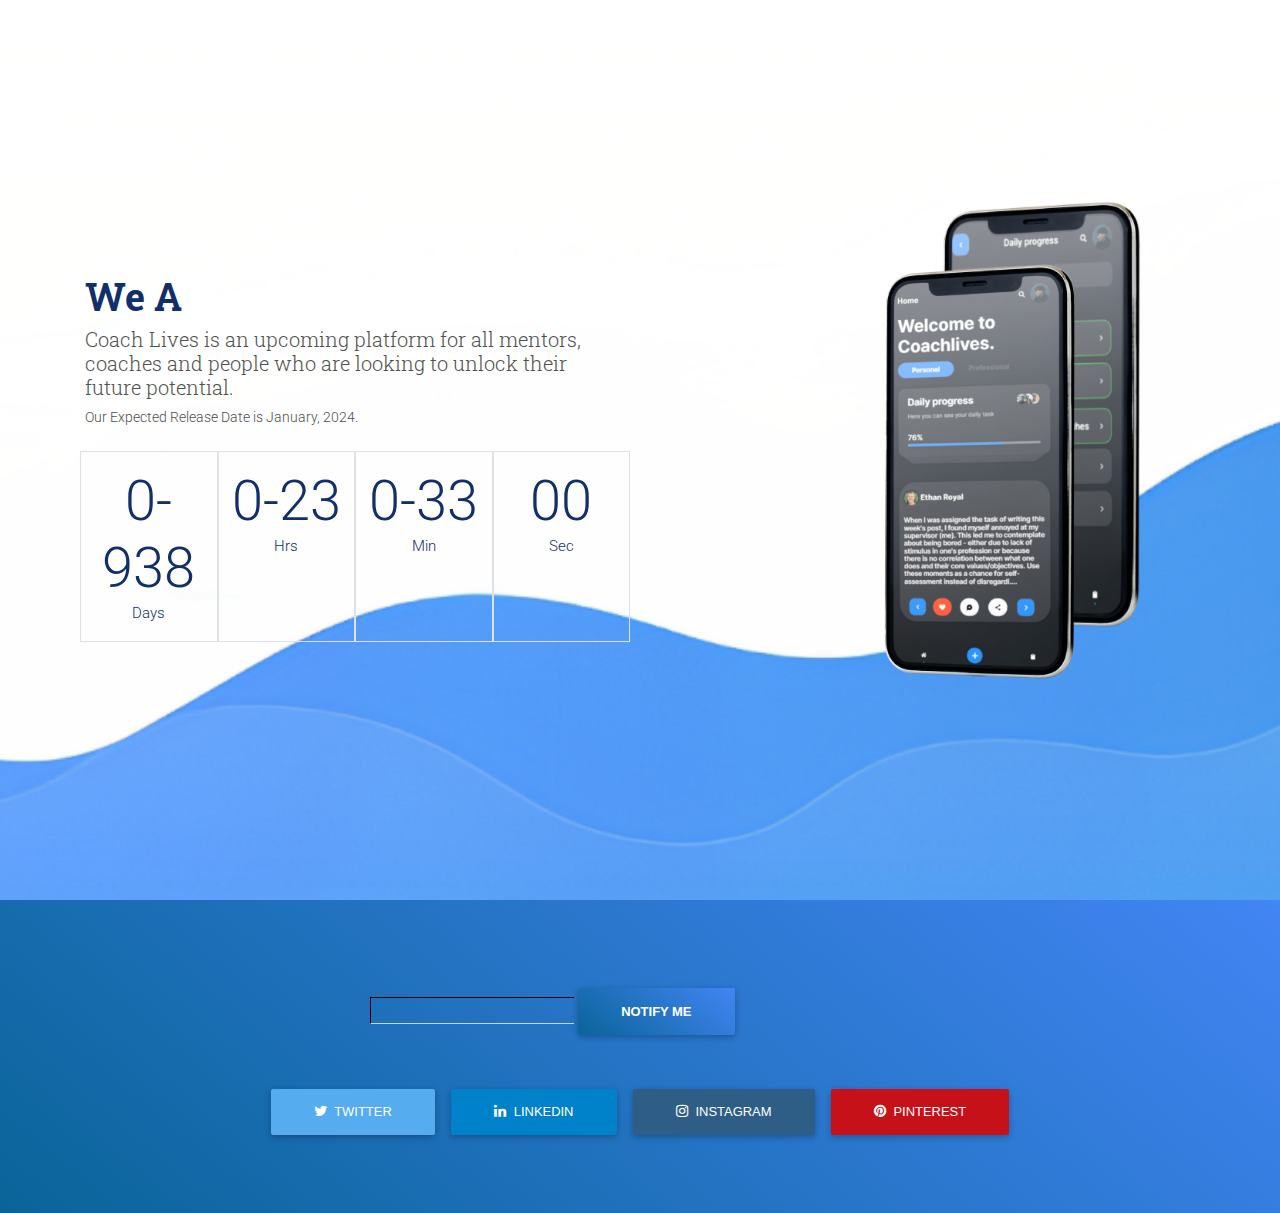
<file: index.html>
<!DOCTYPE html>
<html lang="zxx">
	<head>
		<!-- Required meta tags -->
		<meta charset="utf-8">
		<meta name="viewport" content="width=device-width, initial-scale=1, shrink-to-fit=no">
		<meta http-equiv="x-ua-compatible" content="ie=edge">
		<!-- Meta tag -->
		<meta name="description" content="CoachLives">
		<meta name="author" content="Lee Sheedy">
		<!-- Google Fonts -->
		<link href="https://fonts.googleapis.com/css?family=Roboto:100,100i,300,300i,400,400i,500,500i,700,700i,900,900i" rel="stylesheet">
		<link href="https://fonts.googleapis.com/css?family=Roboto+Slab:300,700" rel="stylesheet">
		<!-- Title tag -->
		<title>Coach Lives - Coming Soon!</title>
		<!-- CSS Vendor -->
		<link rel="stylesheet" type="text/css" href="../assets/css/bootstrap.min.css" >
		<link rel="stylesheet" type="text/css" href="../assets/css/font-awesome.min.css">
		<link rel="stylesheet" type="text/css" href="../assets/css/mdb.min.css">
		<!-- Style CSS -->	
		<link rel="stylesheet" type="text/css" href="../assets/css/style.css">
		<!-- Favicons -->
		<link rel="icon" href="../favicon.ico" type="image/x-icon">
		<!-- HTML5 Shim and Respond.js IE8 support of HTML5 elements and media queries -->
		<!-- WARNING: Respond.js doesn't work if you view the page via file:// -->
		<!--[if lt IE 9]>
		<script src="https://oss.maxcdn.com/libs/html5shiv/3.7.0/html5shiv.js"></script>
		<script src="https://oss.maxcdn.com/libs/respond.js/1.4.2/respond.min.js"></script>
		<![endif]-->
		<style>
			html,
			body,
			header,
			.intro-2 {
			height: 100%;
			}
			@media (max-width: 740px) {
			html,
			body,
			header,
			.intro-2 {
			height: 900px;
			}
			}
			@media (min-width: 800px) and (max-width: 850px) {
			html,
			body,
			header,
			.intro-2 {
			height: 900px;
			}
			}
		</style>
	</head>
	<body class="creative-lp">
		<!--Intro Section-->
		<section class="view intro-2" style="background-image: url('../assets/img/gallery/creative/intro-bg.jpg'); background-repeat: no-repeat; background-size: cover; background-position: center center;">
			<div class="mask">
				<div class="container h-100 d-flex justify-content-center align-items-center">
					<div class="row flex-center mt-3">
						<div class="col-md-12 col-lg-6 text-center text-md-left margins">
							<div class="dark-grey-text">
								<h1 class="h1-responsive title font-weight-bold">
									<span class="typewrite" data-period="2000" data-type='["We Are Coming Soon...!!!",  "Unlock Your Potential" ,  "Stay Tuned!"]'><span class="wrap">Welcome to Coachives</span></span>
								</h1>
								<h5 class="wow fadeInLeft" data-wow-delay="0.3s">Coach Lives is an upcoming platform for all mentors, coaches and people who are looking to unlock their future potential.</h5>
								<p class="dark-grey-text wow fadeInLeft" data-wow-delay="0.2s">Our Expected Release Date is January, 2024.
								</p>
								<br>							
								<div class="time-counter form-row wow fadeInDown" data-wow-delay="0.3s">
									<div class="days title count border text-center py-3 col">
										<div class="num display-4">*</div>
										<div class="label">Days</div>
									</div>
									<div class="hours title count border text-center py-3 col">
										<div class="num display-4">*</div>
										<div class="label">Hrs</div>
									</div>
									<div class="minutes title count border text-center py-3 col">
										<div class="num display-4">*</div>
										<div class="label">Min</div>
									</div>
									<div class="seconds title count border text-center py-3 col">
										<div class="num display-4"></div>
										<div class="label">Sec</div>
									</div>
								</div>
							</div>
						</div>
						<div class="col-md-12 col-lg-6 wow fadeInRight"  data-wow-delay="0.3s">
							<img src="../assets/img/gallery/creative/intro-mobile.png" class="img-fluid"  alt="...">
						</div>
					</div>
				</div>
			</div>
		</section>
		<!--/.Intro Section-->
		<!--Footer Section-->
		<div class="container-fluid pink-gradient">
			<div class="container py-5">
				<div class="row mt-3 d-flex justify-content-center">
					<div class="col-md-6 col-lg-6 md-form input-group coming_soon_form">
						<form action="https://formsubmit.co/digbymarschall@icloud.com" method="POST">
							<input class="box1" type="email"  name="email" required>
						<button class="btn btn-pink pink-gradient font-weight-bold waves-effect m-0" type="submit">Notify Me</button>
						</form>
					</div>
				</div>
				<div class="row py-4 text-center d-block">
					<!--Facebook-->
					 
					<!--<button type="button" class="btn btn-fb"><i class="fa fa-facebook pr-1"></i> Facebook</button>-->
					
					<!--Twitter-->
					<button type="button" class="btn btn-tw"><i class="fa fa-twitter pr-1"></i> Twitter</button>
					<!--Google +-->
					<!--<button type="button" class="btn btn-gplus"><i class="fa fa-google-plus pr-1"></i>Youtube</button>-->
					<!--Linkedin-->
					<button type="button" class="btn btn-li"><i class="fa fa-linkedin pr-1"></i> Linkedin</button>
					<!--Instagram-->
					<button type="button" class="btn btn-ins"><i class="fa fa-instagram pr-1"></i> Instagram</button>
					<!--Pinterest-->
					<button type="button" class="btn btn-pin"><i class="fa fa-pinterest pr-1"></i> Pinterest</button>
				</div>
			</div>
		</div>
		<!--/.Footer Section-->
		<!-- Scripts -->
		<script type="text/javascript" src="../assets/js/jquery.min.js"></script>
		<script type="text/javascript" src="../assets/js/popper.min.js"></script>
		<script type="text/javascript" src="../assets/js/bootstrap.min.js"></script>
		<script type="text/javascript" src="../assets/js/mdb.min.js"></script>
		<script type="text/javascript" src="../assets/js/main.js"></script>
		<script>
			//Animation init
			new WOW().init();
			
			//Modal
			$('#myModal').on('shown.bs.modal', function () {
			    $('#myInput').focus()
			})
			
			// Material Select Initialization
			$(document).ready(function () {
			    $('.mdb-select').material_select();
			});
			// Material Select Animation
			$(function () {
			    var selectedClass = "";
			    $(".filter").click(function () {
			        selectedClass = $(this).attr("data-rel");
			        $("#gallery").fadeTo(100, 0.1);
			        $("#gallery div").not("." + selectedClass).fadeOut().removeClass('animation');
			        setTimeout(function () {
			            $("." + selectedClass).fadeIn().addClass('animation');
			            $("#gallery").fadeTo(300, 1);
			        }, 300);
			    });
			});
			
			// Countdown Counter Active
			 var count_particles, stats, update;
			 stats = new Stats;
			 stats.setMode(0);
			 stats.domElement.style.position = 'absolute';
			 stats.domElement.style.left = '0px';
			 stats.domElement.style.top = '0px';
			 document.body.appendChild(stats.domElement);
			 count_particles = document.querySelector('.js-count-particles');
			 update = function() {
			stats.begin();
			stats.end();
			if (window.pJSDom[0].pJS.particles && window.pJSDom[0].pJS.particles.array) {
			  count_particles.innerText = window.pJSDom[0].pJS.particles.array.length;
			}
			requestAnimationFrame(update);
			 };
			 requestAnimationFrame(update);
		</script>
	</body>
</html>
</file>
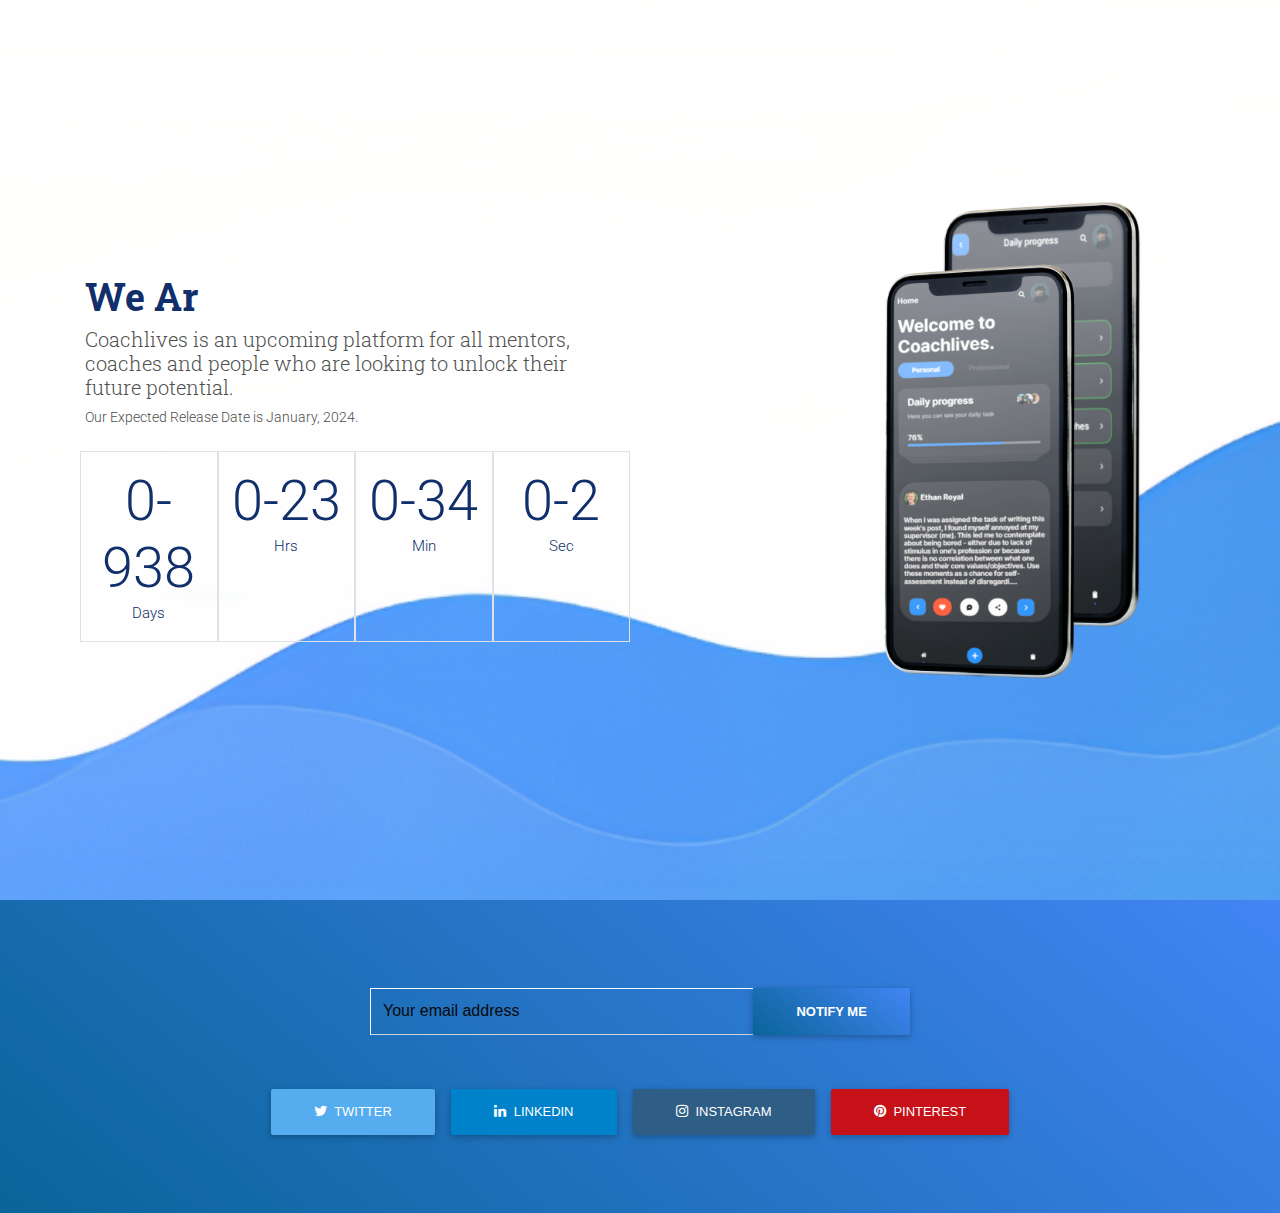
<file: creative-soon.html>
<!DOCTYPE html>
<html lang="zxx">
	<head>
		<!-- Required meta tags -->
		<meta charset="utf-8">
		<meta name="viewport" content="width=device-width, initial-scale=1, shrink-to-fit=no">
		<meta http-equiv="x-ua-compatible" content="ie=edge">
		<!-- Meta tag -->
		<meta name="description" content="CoachLives">
		<meta name="author" content="ColorLib.Net">
		<!-- Google Fonts -->
		<link href="https://fonts.googleapis.com/css?family=Roboto:100,100i,300,300i,400,400i,500,500i,700,700i,900,900i" rel="stylesheet">
		<link href="https://fonts.googleapis.com/css?family=Roboto+Slab:300,700" rel="stylesheet">
		<!-- Title tag -->
		<title>CoachLives - Coming Soon!</title>
		<!-- CSS Vendor -->
		<link rel="stylesheet" type="text/css" href="../assets/css/bootstrap.min.css" >
		<link rel="stylesheet" type="text/css" href="../assets/css/font-awesome.min.css">
		<link rel="stylesheet" type="text/css" href="../assets/css/mdb.min.css">
		<!-- Style CSS -->	
		<link rel="stylesheet" type="text/css" href="../assets/css/style.css">
		<!-- Favicons -->
		<link rel="icon" href="../favicon.ico" type="image/x-icon">
		<!-- HTML5 Shim and Respond.js IE8 support of HTML5 elements and media queries -->
		<!-- WARNING: Respond.js doesn't work if you view the page via file:// -->
		<!--[if lt IE 9]>
		<script src="https://oss.maxcdn.com/libs/html5shiv/3.7.0/html5shiv.js"></script>
		<script src="https://oss.maxcdn.com/libs/respond.js/1.4.2/respond.min.js"></script>
		<![endif]-->
		<style>
			html,
			body,
			header,
			.intro-2 {
			height: 100%;
			}
			@media (max-width: 740px) {
			html,
			body,
			header,
			.intro-2 {
			height: 900px;
			}
			}
			@media (min-width: 800px) and (max-width: 850px) {
			html,
			body,
			header,
			.intro-2 {
			height: 900px;
			}
			}
		</style>
	</head>
	<body class="creative-lp">
		<!--Intro Section-->
		<section class="view intro-2" style="background-image: url('../assets/img/gallery/creative/intro-bg.jpg'); background-repeat: no-repeat; background-size: cover; background-position: center center;">
			<div class="mask">
				<div class="container h-100 d-flex justify-content-center align-items-center">
					<div class="row flex-center mt-3">
						<div class="col-md-12 col-lg-6 text-center text-md-left margins">
							<div class="dark-grey-text">
								<h1 class="h1-responsive title font-weight-bold">
									<span class="typewrite" data-period="2000" data-type='["We Are Coming Soon...!!!",  "Unlock Your Potential" ,  "Stay Tuned!"]'><span class="wrap">Welcome to Coachlives</span></span>
								</h1>
								<h5 class="wow fadeInLeft" data-wow-delay="0.3s">Coachlives is an upcoming platform for all mentors, coaches and people who are looking to unlock their future potential.</h5>
								<p class="dark-grey-text wow fadeInLeft" data-wow-delay="0.2s">Our Expected Release Date is January, 2024.
								</p>
								<br>							
								<div class="time-counter form-row wow fadeInDown" data-wow-delay="0.3s">
									<div class="days title count border text-center py-3 col">
										<div class="num display-4">*</div>
										<div class="label">Days</div>
									</div>
									<div class="hours title count border text-center py-3 col">
										<div class="num display-4">*</div>
										<div class="label">Hrs</div>
									</div>
									<div class="minutes title count border text-center py-3 col">
										<div class="num display-4">*</div>
										<div class="label">Min</div>
									</div>
									<div class="seconds title count border text-center py-3 col">
										<div class="num display-4"></div>
										<div class="label">Sec</div>
									</div>
								</div>
							</div>
						</div>
						<div class="col-md-12 col-lg-6 wow fadeInRight"  data-wow-delay="0.3s">
							<img src="../assets/img/gallery/creative/intro-mobile.png" class="img-fluid"  alt="...">
						</div>
					</div>
				</div>
			</div>
		</section>
		<!--/.Intro Section-->
		<!--Footer Section-->
		<div class="container-fluid pink-gradient">
			<div class="container py-5">
				<div class="row mt-3 d-flex justify-content-center">
					<div class="col-md-6 col-lg-6 md-form input-group coming_soon_form">
						<input type="text" class="form-control text-white" placeholder="Your email address">
						<button class="btn btn-pink pink-gradient font-weight-bold waves-effect m-0" type="button">Notify Me</button>
					</div>
				</div>
				<div class="row py-4 text-center d-block">
					<!--Facebook-->
					 
					<!--<button type="button" class="btn btn-fb"><i class="fa fa-facebook pr-1"></i> Facebook</button>-->
					
					<!--Twitter-->
					<button type="button" class="btn btn-tw"><i class="fa fa-twitter pr-1"></i> Twitter</button>
					<!--Google +-->
					<!--<button type="button" class="btn btn-gplus"><i class="fa fa-google-plus pr-1"></i>Youtube</button>-->
					<!--Linkedin-->
					<button type="button" class="btn btn-li"><i class="fa fa-linkedin pr-1"></i> Linkedin</button>
					<!--Instagram-->
					<button type="button" class="btn btn-ins"><i class="fa fa-instagram pr-1"></i> Instagram</button>
					<!--Pinterest-->
					<button type="button" class="btn btn-pin"><i class="fa fa-pinterest pr-1"></i> Pinterest</button>
				</div>
			</div>
		</div>
		<!--/.Footer Section-->
		<!-- Scripts -->
		<script type="text/javascript" src="../assets/js/jquery.min.js"></script>
		<script type="text/javascript" src="../assets/js/popper.min.js"></script>
		<script type="text/javascript" src="../assets/js/bootstrap.min.js"></script>
		<script type="text/javascript" src="../assets/js/mdb.min.js"></script>
		<script type="text/javascript" src="../assets/js/main.js"></script>
		<script>
			//Animation init
			new WOW().init();
			
			//Modal
			$('#myModal').on('shown.bs.modal', function () {
			    $('#myInput').focus()
			})
			
			// Material Select Initialization
			$(document).ready(function () {
			    $('.mdb-select').material_select();
			});
			// Material Select Animation
			$(function () {
			    var selectedClass = "";
			    $(".filter").click(function () {
			        selectedClass = $(this).attr("data-rel");
			        $("#gallery").fadeTo(100, 0.1);
			        $("#gallery div").not("." + selectedClass).fadeOut().removeClass('animation');
			        setTimeout(function () {
			            $("." + selectedClass).fadeIn().addClass('animation');
			            $("#gallery").fadeTo(300, 1);
			        }, 300);
			    });
			});
			
			// Countdown Counter Active
			 var count_particles, stats, update;
			 stats = new Stats;
			 stats.setMode(0);
			 stats.domElement.style.position = 'absolute';
			 stats.domElement.style.left = '0px';
			 stats.domElement.style.top = '0px';
			 document.body.appendChild(stats.domElement);
			 count_particles = document.querySelector('.js-count-particles');
			 update = function() {
			stats.begin();
			stats.end();
			if (window.pJSDom[0].pJS.particles && window.pJSDom[0].pJS.particles.array) {
			  count_particles.innerText = window.pJSDom[0].pJS.particles.array.length;
			}
			requestAnimationFrame(update);
			 };
			 requestAnimationFrame(update);
		</script>
	</body>
</html>
</file>
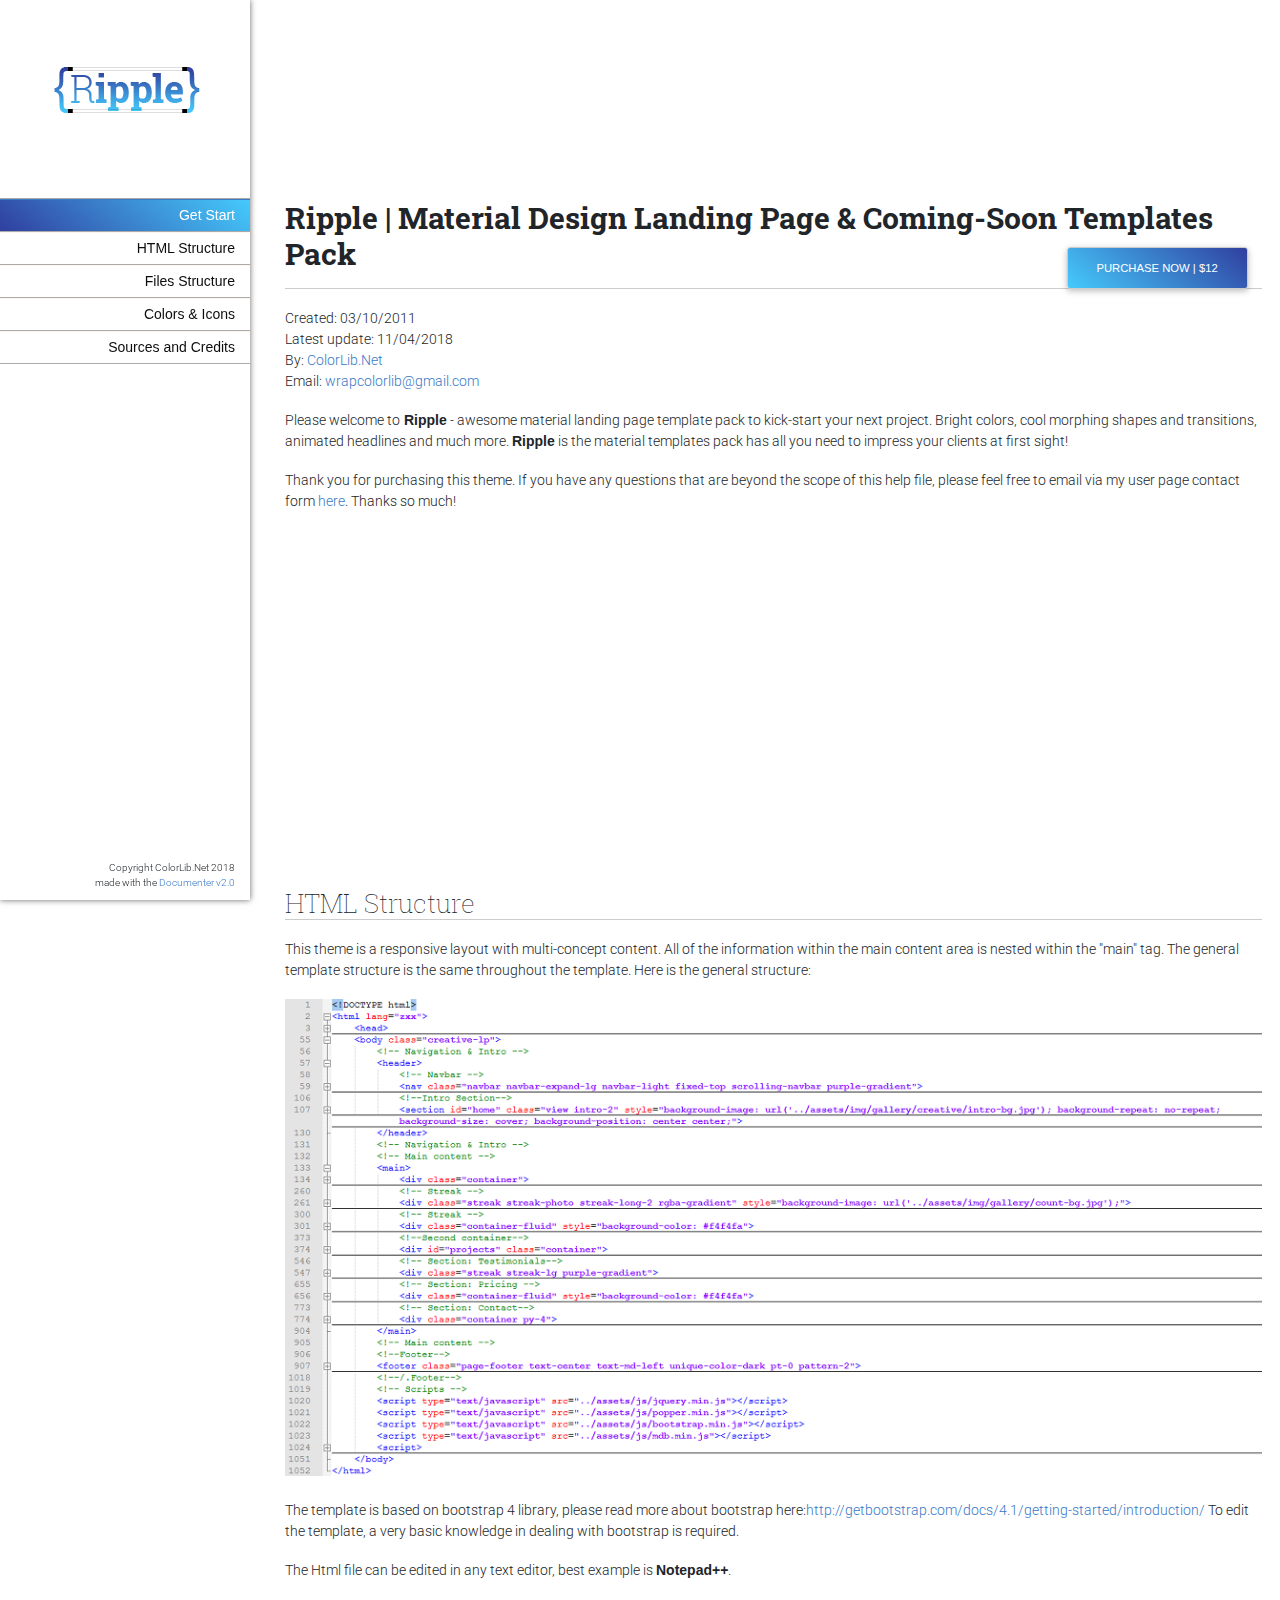
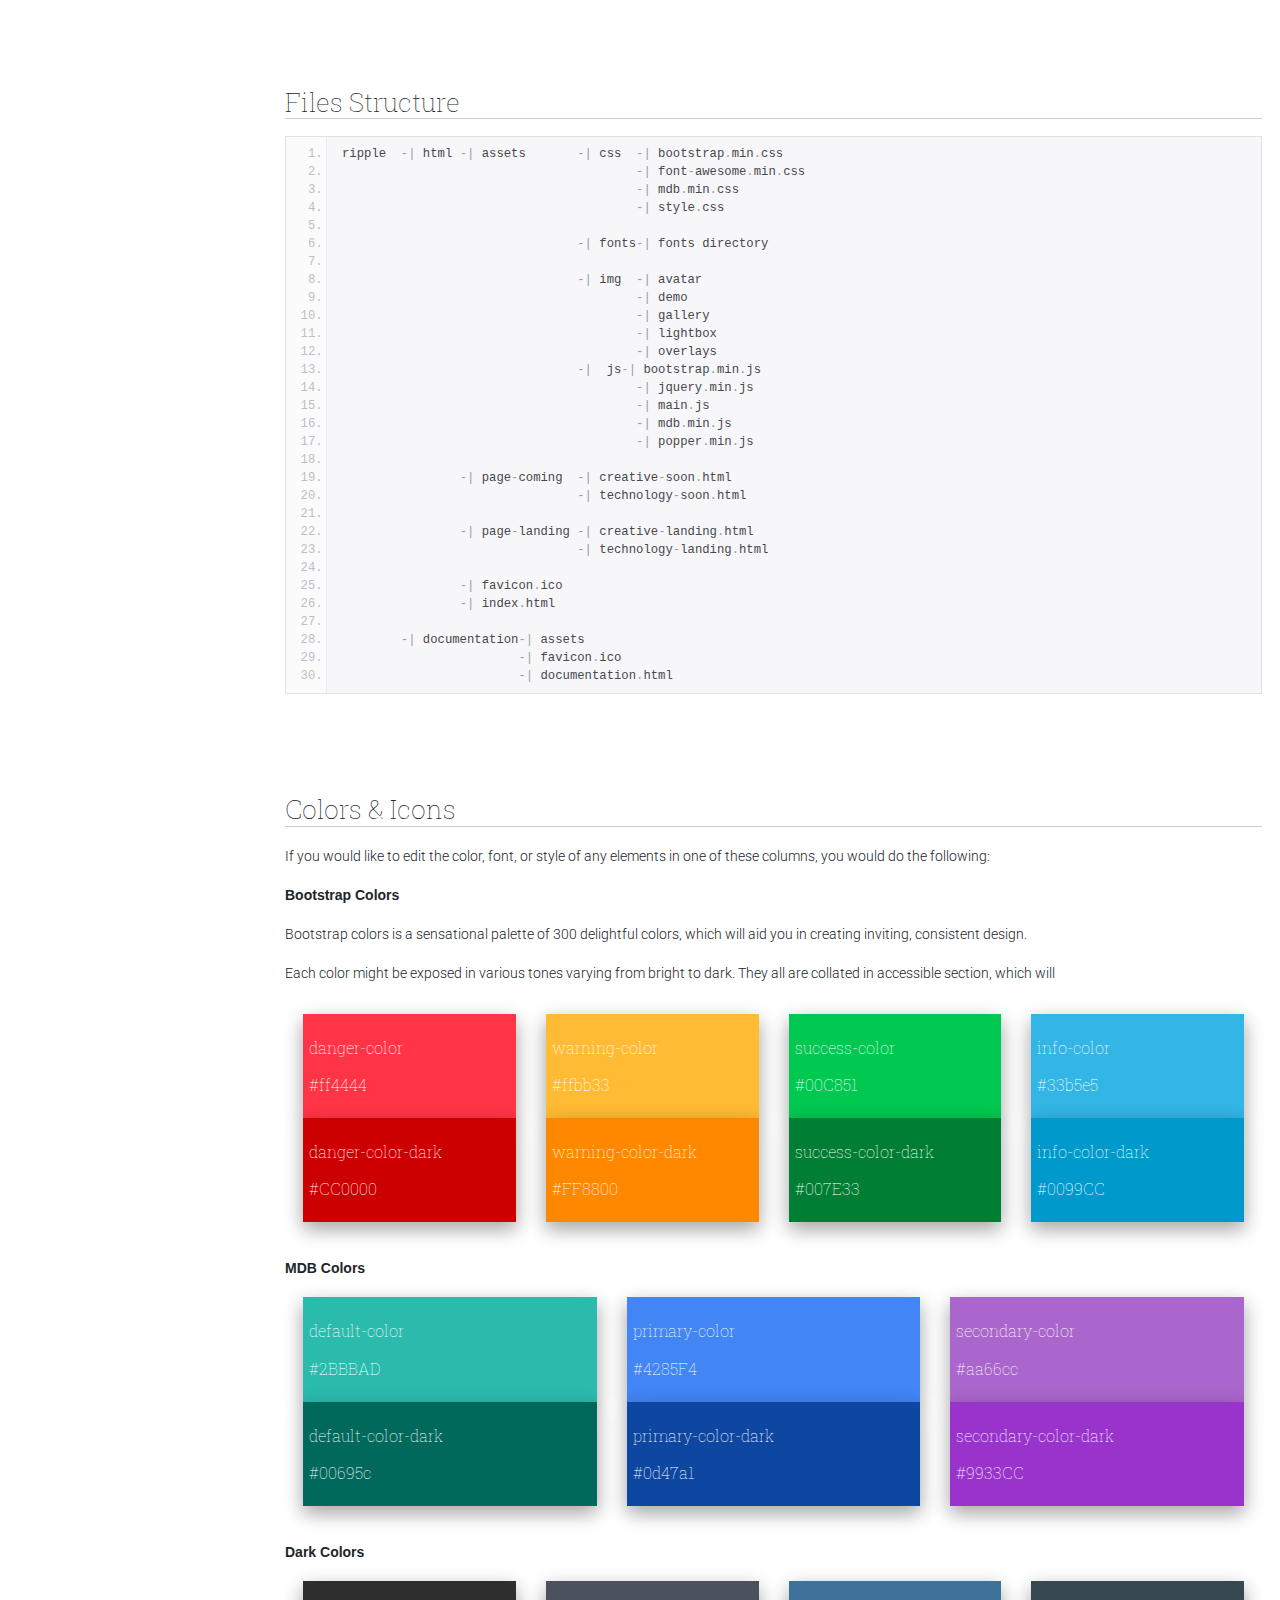
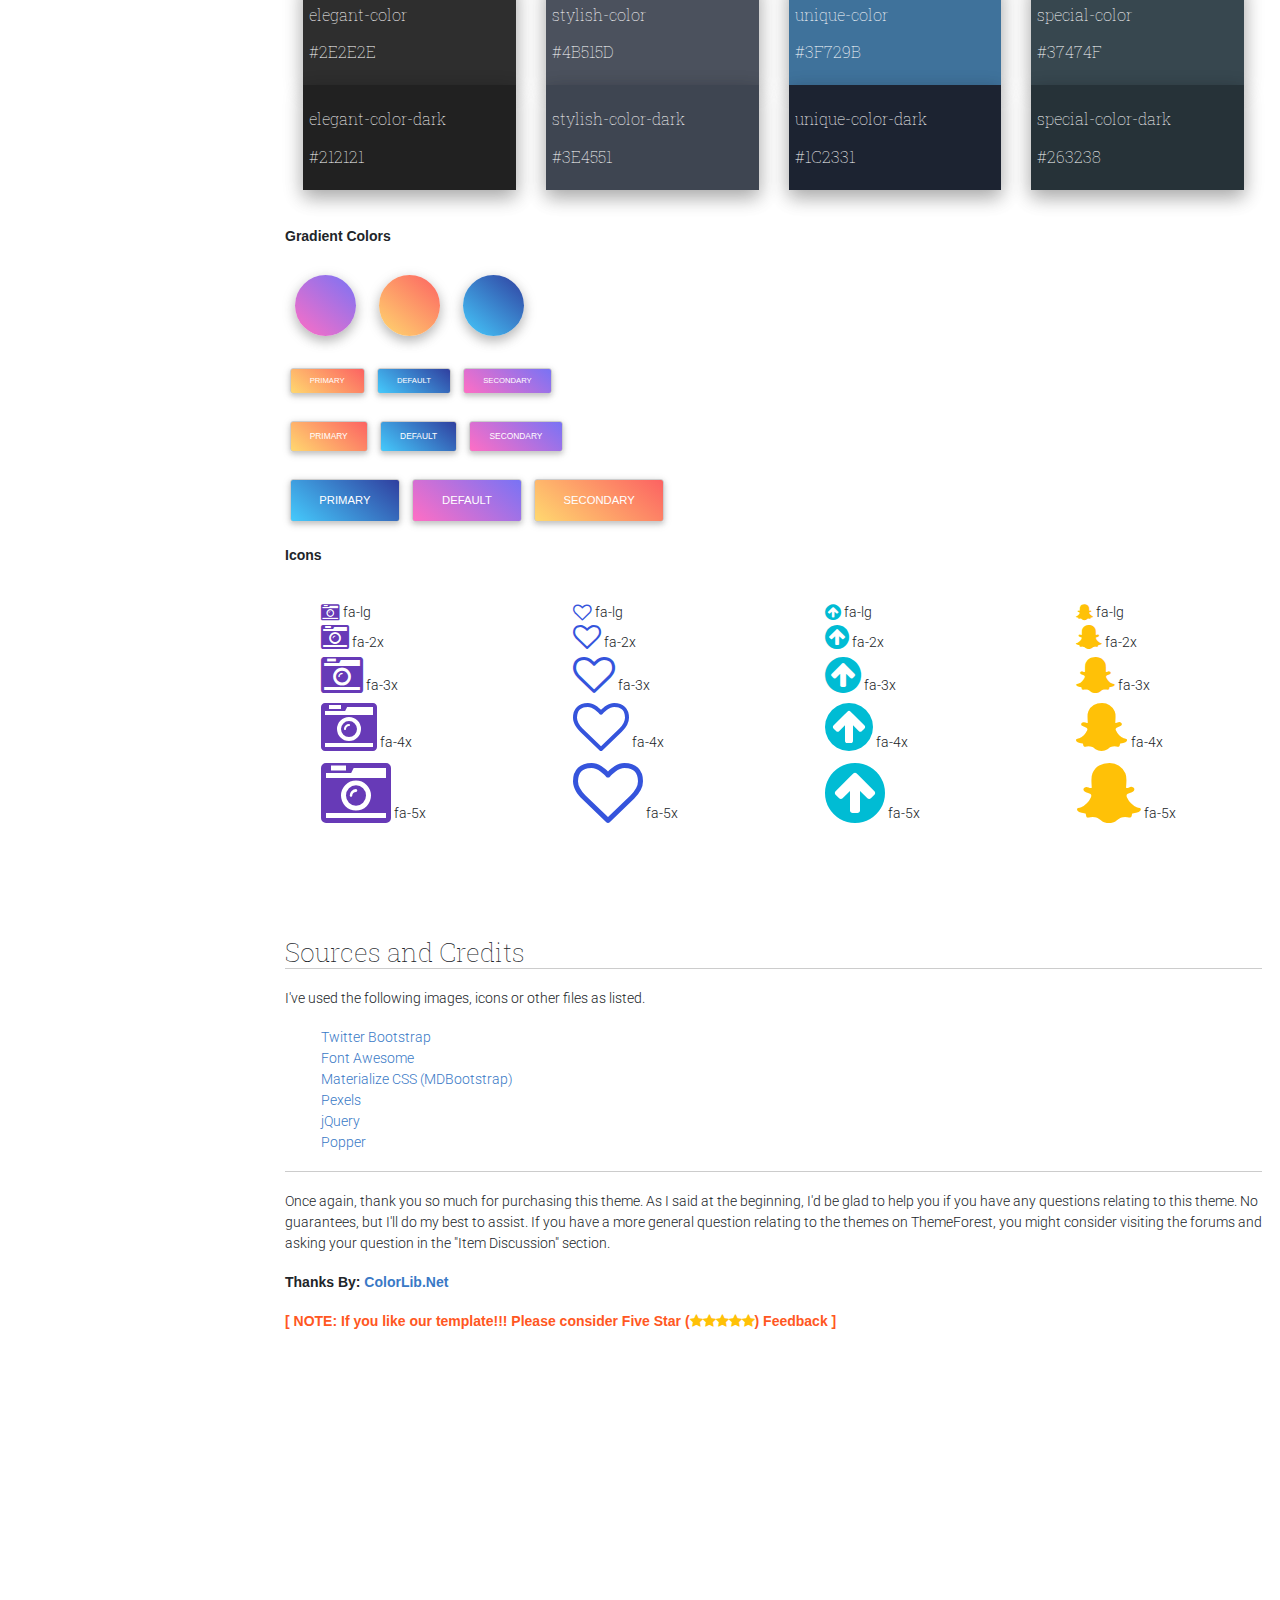
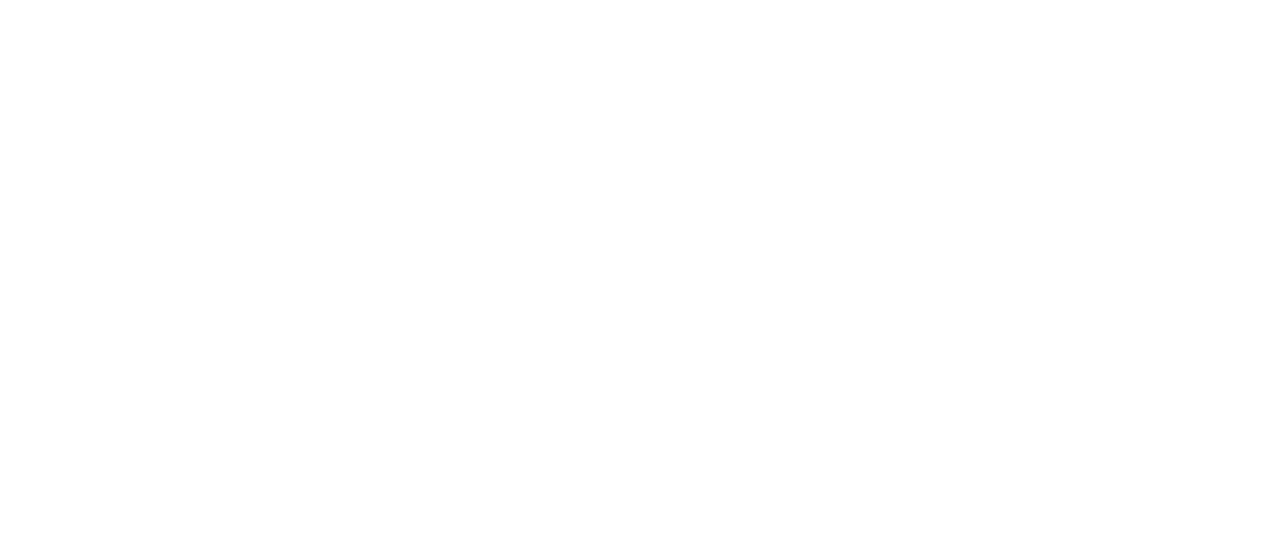
<file: documentation/documentation.html>
<!doctype html>  
<html lang="en-us">
   <head>
      <meta charset="utf-8">
      <title>Ripple | Material Design Landing Page & Coming-Soon Templates Pack</title>
      <meta name="description" content="">
      <meta name="author" content="ColorLib.Net">
      <meta name="copyright" content="ColorLib.Net">
      <meta name="generator" content="Documenter v2.0 http://rxa.li/documenter">
      <meta name="date" content="2018-11-04T00:00:00+01:00">
      <link href="https://fonts.googleapis.com/css?family=Roboto:100,100i,300,300i,400,400i,500,500i,700,700i,900,900i" rel="stylesheet">
      <link href="https://fonts.googleapis.com/css?family=Roboto+Slab:300,700" rel="stylesheet">
      <link rel="stylesheet" href="assets/css/bootstrap.min.css">
      <link rel="stylesheet" href="../html/assets/css/mdb.min.css">
      <link rel="stylesheet" type="text/css" href="assets/css/font-awesome.min.css">
      <link rel="stylesheet" href="assets/js/google-code-prettify/prettify.css" media="screen">
      <link rel="stylesheet" href="assets/css/style.css" media="all">
      <link rel="icon" href="favicon.ico" type="image/x-icon">
      <style>
         .h1, .h2, .h3, .h4, .h5, .h6, h1, h2, h3, h4, h5, h6{font-family:'Roboto Slab',sans-serif;}
         body{font-family:'Roboto',sans-serif;font-size:14px;font-weight:300;}
         html{background-color:#FFFFFF;color:#1C140D;}
         ::-moz-selection{background:#3979c6;color:#FFFFFF;}
         ::selection{background:#3979c6;color:#FFFFFF;}
         #documenter_sidebar #documenter_logo{background-image:url(assets/images/image_2.png);}
         a{color:#3979c6;}
         a:hover{text-decoration:none;}
         .btn {border-radius:3px;}
         .btn-primary {
         background-image: -moz-linear-gradient(top, #3979c6, #3979c6);
         background-image: -ms-linear-gradient(top, #3979c6, #3979c6);
         background-image: -webkit-gradient(linear, 0 0, 0 3979c6%, from(#DDDDDD), to(#3979c6));
         background-image: -webkit-linear-gradient(top, #3979c6, #3979c6);
         background-image: -o-linear-gradient(top, #3979c6, #3979c6);
         background-image: linear-gradient(top, #3979c6, #3979c6);
         filter: progid:DXImageTransform.Microsoft.gradient(startColorstr='#3979c6', endColorstr='#3979c6', GradientType=0);
         border-color: #3979c6 #3979c6 #bfbfbf;
         color:#FFFFFF;
         }
         .btn-primary:hover,
         .btn-primary:active,
         .btn-primary.active,
         .btn-primary.disabled,
         .btn-primary[disabled] {
         border-color: #3979c6 #3979c6 #bfbfbf;
         background-color: #3979c6;
         }
         hr{border-top:1px solid #CCCCCC;border-bottom:1px solid #FFFFFF;}
         #documenter_sidebar ul a{font-size: 14px;font-weight: 400;}
         #documenter_sidebar ul{border-top:1px solid #AAAAAA;}
         #documenter_sidebar ul a{border-top:1px solid #FFF6ED;border-bottom:1px solid #AAAAAA;color:#0D0D0D;}
         #documenter_sidebar ul a:hover{background:#3979c6;color:#FFFFFF;border-top:1px solid #3979c6;}
         #documenter_sidebar ul a.current{background: -webkit-linear-gradient(50deg,#303f9f,#45cafc)!important;background: -o-linear-gradient(50deg,#303f9f,#45cafc)!important;background:linear-gradient(40deg,#303f9f,#45cafc)!important;;color:#FFFFFF;border-top:1px solid #3979c6;}
         #documenter_copyright{display:block !important;visibility:visible !important;}
         ol.linenums{margin: 0 0 0 0px;}	
         ol.linenums li {text-shadow: none;}		
      </style>
   </head>
   <body class="documenter-project-kipp-material-design-landing-page-coming-soon">
      <div id="documenter_sidebar">
         <a href="#documenter_cover" id="documenter_logo"></a>
         <ul id="documenter_nav">
            <li><a class="current waves-effect waves-light" href="#documenter_cover">Get Start</a></li>
            <li><a class="waves-effect waves-light" href="#html_structure" title="HTML Structure">HTML Structure</a></li>
            <li><a class="waves-effect waves-light" href="#files_structure" title="Files Structure">Files Structure</a></li>
            <li><a class="waves-effect waves-light" href="#colors_icons" title="Styling">Colors & Icons</a></li>
            <li><a class="waves-effect waves-light" href="#sources_and_credits" title="Sources and Credits">Sources and Credits</a></li>
         </ul>
         <div id="documenter_copyright">Copyright ColorLib.Net 2018<br>
            made with the <a href="http://rxa.li/documenter">Documenter v2.0</a> 
         </div>
      </div>
      <div id="documenter_content">
         <section id="documenter_cover">
            <h1>Ripple | Material Design Landing Page & Coming-Soon Templates Pack</h1>
            <div id="documenter_buttons">
              <a class="btn blue-gradient btn-lg text-white waves-effect waves-light" href="https://themeforest.net/user/colorlib_net/portfolio" style="color: #fff!important;">Purchase Now | $12</a>
            </div>
            <hr>
            <ul>
               <li>Created: 03/10/2011</li>
               <li>Latest update: 11/04/2018</li>
               <li>By: <a href="http://colorlib.net">ColorLib.Net</a></li>
               <li>Email: <a href="mailto:&#119;&#114;&#97;&#112;&#99;&#111;&#108;&#111;&#114;&#108;&#105;&#98;&#64;&#103;&#109;&#97;&#105;&#108;&#46;&#99;&#111;&#109;">&#119;&#114;&#97;&#112;&#99;&#111;&#108;&#111;&#114;&#108;&#105;&#98;&#64;&#103;&#109;&#97;&#105;&#108;&#46;&#99;&#111;&#109;</a></li>
            </ul>
            <p>Please welcome to<strong> Ripple</strong> - awesome material landing page template pack to kick-start your next project. Bright colors, cool morphing shapes and transitions, animated headlines and much more. <strong>Ripple</strong> is the material templates pack has all you need to impress your clients at first sight!</p>
            <p>Thank you for purchasing this theme. If you have any questions that are beyond the scope of this help file, please feel free to email via my user page contact form <a href="https://themeforest.net/user/colorlib_net/portfolio">here</a>. Thanks so much!</p>
         </section>
         <section id="html_structure">
            <div class="page-header">
               <h3>HTML Structure</h3>
               <hr class="notop">
            </div>
            <p>
               This theme is a responsive layout with multi-concept content. All of the information within the main content area is nested within the &quot;main&quot; tag. The general template structure is the same throughout the template. Here is the general structure:
            </p>
            <p>
               <img  class="img-fluid" src="assets/images/image_1.png" alt="...">
            </p>
            <p>
               The template is based on bootstrap 4 library, please read more about bootstrap here:<a href=" https://getbootstrap.com/docs/4.1/getting-started/introduction/">http://getbootstrap.com/docs/4.1/getting-started/introduction/</a> To edit the template, a very basic knowledge in dealing with bootstrap is required.
            </p>
            <p>The Html file can be edited in any text editor, best example is <strong>Notepad++</strong>.</p>
         </section>
         <section id="files_structure">
            <div class="page-header">
               <h3>Files Structure</h3>
               <hr class="notop">
            </div>
            <pre class="prettyprint lang-css linenums">
ripple	-| html	-| assets	-| css	-| bootstrap.min.css
					-| font-awesome.min.css
					-| mdb.min.css
					-| style.css
					
				-| fonts-| fonts directory
				
				-| img	-| avatar
					-| demo
					-| gallery
					-| lightbox
					-| overlays
				-|  js-| bootstrap.min.js
					-| jquery.min.js
					-| main.js
					-| mdb.min.js
					-| popper.min.js
					
		-| page-coming	-| creative-soon.html
				-| technology-soon.html
		
		-| page-landing	-| creative-landing.html
				-| technology-landing.html
		
		-| favicon.ico
		-| index.html
		
	-| documentation-| assets
			-| favicon.ico
			-| documentation.html
</pre>
         </section>
         <section id="colors_icons">
            <div class="page-header">
               <h3>Colors & Icons</h3>
               <hr class="notop">
            </div>
            <p>
               If you would like to edit the color, font, or style of any elements in one of these columns, you would do the following:
            </p>
            <p><strong>Bootstrap Colors</strong></p>
            <p>Bootstrap colors is a sensational palette of 300 delightful colors, which will aid you in creating inviting, consistent design.</p>
            <p>Each color might be exposed in various tones varying from bright to dark. They all are collated in accessible section, which will 
            <div class="row mx-1 pt-3 text-white">
               <div class="col-md-3 mb-4">
                  <div class="color-block danger-color z-depth-2 p-2">
                     <h5>danger-color</h5>
                     <h5>#ff4444</h5>
                  </div>
                  <div class="color-block-dark danger-color-dark z-depth-2 p-2">
                     <h5>danger-color-dark</h5>
                     <h5>#CC0000</h5>
                  </div>
               </div>
               <div class="col-md-3 mb-4">
                  <div class="color-block warning-color z-depth-2 p-2">
                     <h5>warning-color</h5>
                     <h5>#ffbb33</h5>
                  </div>
                  <div class="color-block-dark warning-color-dark z-depth-2 p-2">
                     <h5>warning-color-dark</h5>
                     <h5>#FF8800</h5>
                  </div>
               </div>
               <div class="col-md-3 mb-4">
                  <div class="color-block success-color z-depth-2 p-2">
                     <h5>success-color</h5>
                     <h5>#00C851</h5>
                  </div>
                  <div class="color-block-dark success-color-dark z-depth-2 p-2">
                     <h5>success-color-dark</h5>
                     <h5>#007E33</h5>
                  </div>
               </div>
               <div class="col-md-3 mb-4">
                  <div class="color-block info-color z-depth-2 p-2">
                     <h5>info-color</h5>
                     <h5>#33b5e5</h5>
                  </div>
                  <div class="color-block-dark info-color-dark z-depth-2 p-2">
                     <h5>info-color-dark</h5>
                     <h5>#0099CC</h5>
                  </div>
               </div>
            </div>
            <p><strong>MDB Colors</strong></p>
            <div class="row mx-1 text-white">
               <div class="col-md-4 mb-4">
                  <div class="color-block default-color z-depth-2 p-2">
                     <h5>default-color</h5>
                     <h5>#2BBBAD</h5>
                  </div>
                  <div class="color-block-dark default-color-dark z-depth-2 p-2">
                     <h5>default-color-dark</h5>
                     <h5>#00695c</h5>
                  </div>
               </div>
               <div class="col-md-4 mb-4">
                  <div class="color-block primary-color z-depth-2 p-2">
                     <h5>primary-color</h5>
                     <h5>#4285F4</h5>
                  </div>
                  <div class="color-block-dark primary-color-dark z-depth-2 p-2">
                     <h5>primary-color-dark</h5>
                     <h5>#0d47a1</h5>
                  </div>
               </div>
               <div class="col-md-4 mb-4">
                  <div class="color-block secondary-color z-depth-2 p-2">
                     <h5>secondary-color</h5>
                     <h5>#aa66cc</h5>
                  </div>
                  <div class="color-block-dark secondary-color-dark z-depth-2 p-2">
                     <h5>secondary-color-dark</h5>
                     <h5>#9933CC</h5>
                  </div>
               </div>
            </div>
            <p><strong>Dark Colors</strong></p>
            <div class="row mx-1 text-white">
               <div class="col-md-3 mb-4">
                  <div class="color-block elegant-color z-depth-2 p-2">
                     <h5>elegant-color</h5>
                     <h5>#2E2E2E</h5>
                  </div>
                  <div class="color-block-dark elegant-color-dark z-depth-2 p-2">
                     <h5>elegant-color-dark</h5>
                     <h5>#212121</h5>
                  </div>
               </div>
               <div class="col-md-3 mb-4">
                  <div class="color-block stylish-color z-depth-2 p-2">
                     <h5>stylish-color</h5>
                     <h5>#4B515D</h5>
                  </div>
                  <div class="color-block-dark stylish-color-dark z-depth-2 p-2">
                     <h5>stylish-color-dark</h5>
                     <h5>#3E4551</h5>
                  </div>
               </div>
               <div class="col-md-3 mb-4">
                  <div class="color-block unique-color z-depth-2 p-2">
                     <h5>unique-color</h5>
                     <h5>#3F729B</h5>
                  </div>
                  <div class="color-block-dark unique-color-dark z-depth-2 p-2">
                     <h5>unique-color-dark</h5>
                     <h5>#1C2331</h5>
                  </div>
               </div>
               <div class="col-md-3 mb-4">
                  <div class="color-block special-color z-depth-2 p-2">
                     <h5>special-color</h5>
                     <h5>#37474F</h5>
                  </div>
                  <div class="color-block-dark special-color-dark z-depth-2 p-2">
                     <h5>special-color-dark</h5>
                     <h5>#263238</h5>
                  </div>
               </div>
            </div>
            <p><strong>Gradient Colors</strong></p>
            <!-- Grid row -->
            <div class="row">
               <!-- Grid column -->
               <div class="col-md-12 mb-4">
                  <a class="btn-floating btn-lg purple-gradient"></a>
                  <a class="btn-floating btn-lg peach-gradient"></a>
                  <a class="btn-floating btn-lg btn-sm blue-gradient"></a>
               </div>
               <!-- Grid column -->
               <!-- Grid column -->
               <div class="col-md-12 mb-4">
                  <button type="button" class="btn btn-sm peach-gradient btn-rounded">Primary</button>
                  <button type="button" class="btn btn-sm blue-gradient btn-rounded">Default</button>
                  <button type="button" class="btn btn-sm purple-gradient btn-rounded">Secondary</button>
               </div>
               <!-- Grid column -->
               <!-- Grid column -->
               <div class="col-md-12 mb-4">
                  <button type="button" class="btn btn-md peach-gradient btn-rounded">Primary</button>
                  <button type="button" class="btn btn-md blue-gradient btn-rounded">Default</button>
                  <button type="button" class="btn btn-md purple-gradient btn-rounded">Secondary</button>
               </div>
               <!-- Grid column -->
               <!-- Grid column -->
               <div class="col-md-12">
                  <button type="button" class="btn btn-lg blue-gradient">Primary</button>
                  <button type="button" class="btn btn-lg purple-gradient">Default</button>
                  <button type="button" class="btn btn-lg peach-gradient">Secondary</button>
               </div>
               <!-- Grid column -->
            </div>
            <!-- Grid row -->
            <p><strong>Icons</strong></p>
            <div class="row">
               <!--First column-->
               <div class="col-md-3">
                  <ul class="list-unstyled">
                     <li>
                        <i class="fa fa-camera-retro fa-lg mb-1 deep-purple-text"></i> fa-lg
                     </li>
                     <li>
                        <i class="fa fa-camera-retro fa-2x mb-1 deep-purple-text"></i> fa-2x
                     </li>
                     <li>
                        <i class="fa fa-camera-retro fa-3x mb-1 deep-purple-text"></i> fa-3x
                     </li>
                     <li>
                        <i class="fa fa-camera-retro fa-4x mb-1 deep-purple-text"></i> fa-4x
                     </li>
                     <li>
                        <i class="fa fa-camera-retro fa-5x mb-1 deep-purple-text"></i> fa-5x
                     </li>
                  </ul>
               </div>
               <!--/First column-->
               <!--Second column-->
               <div class="col-md-3">
                  <ul class="list-unstyled">
                     <li>
                        <i class="fa fa-heart-o fa-lg mb-1 red-text"></i> fa-lg
                     </li>
                     <li>
                        <i class="fa fa-heart-o fa-2x mb-1 red-text"></i> fa-2x
                     </li>
                     <li>
                        <i class="fa fa-heart-o fa-3x mb-1 red-text"></i> fa-3x
                     </li>
                     <li>
                        <i class="fa fa-heart-o fa-4x mb-1 red-text"></i> fa-4x
                     </li>
                     <li>
                        <i class="fa fa-heart-o fa-5x mb-1 red-text"></i> fa-5x
                     </li>
                  </ul>
               </div>
               <!--/Second column-->
               <!--Third column-->
               <div class="col-md-3">
                  <ul class="list-unstyled">
                     <li>
                        <i class="fa fa-arrow-circle-up fa-lg mb-1 cyan-text"></i> fa-lg
                     </li>
                     <li>
                        <i class="fa fa-arrow-circle-up fa-2x mb-1 cyan-text"></i> fa-2x
                     </li>
                     <li>
                        <i class="fa fa-arrow-circle-up fa-3x mb-1 cyan-text"></i> fa-3x
                     </li>
                     <li>
                        <i class="fa fa-arrow-circle-up fa-4x mb-1 cyan-text"></i> fa-4x
                     </li>
                     <li>
                        <i class="fa fa-arrow-circle-up fa-5x mb-1 cyan-text"></i> fa-5x
                     </li>
                  </ul>
               </div>
               <!--/Third column-->
               <!--Fourth column-->
               <div class="col-md-3">
                  <ul class="list-unstyled">
                     <li>
                        <i class="fa fa-snapchat-ghost fa-lg mb-1 amber-text"></i> fa-lg
                     </li>
                     <li>
                        <i class="fa fa-snapchat-ghost fa-2x mb-1 amber-text"></i> fa-2x
                     </li>
                     <li>
                        <i class="fa fa-snapchat-ghost fa-3x mb-1 amber-text"></i> fa-3x
                     </li>
                     <li>
                        <i class="fa fa-snapchat-ghost fa-4x mb-1 amber-text"></i> fa-4x
                     </li>
                     <li>
                        <i class="fa fa-snapchat-ghost fa-5x mb-1 amber-text"></i> fa-5x
                     </li>
                  </ul>
               </div>
               <!--/Fourth column-->
            </div>
         </section>
         <section id="sources_and_credits">
            <div class="page-header">
               <h3>Sources and Credits</h3>
               <hr class="notop">
            </div>
            <p>I&#39;ve used the following images, icons or other files as listed.</p>
            <ul>
               <li><a href="https://getbootstrap.com/" target="_blank">Twitter Bootstrap</a></li>
               <li><a href="http://fontawesome.io" target="_blank">Font Awesome</a></li>
               <li><a href="https://mdbootstrap.com/" target="_blank">Materialize CSS (MDBootstrap)</a></li>
               <li><a href="https://www.pexels.com/" target="_blank">Pexels</a></li>
               <li><a href="https://jquery.org/" target="_blank">jQuery</a></li>
               <li><a href="http://opensource.org/" target="_blank">Popper</a></li>
            </ul>
            <hr />
            <p>Once again, thank you so much for purchasing this theme. As I said at the beginning, I&#39;d be glad to help you if you have any questions relating to this theme. No guarantees, but I&#39;ll do my best to assist. If you have a more general question relating to the themes on ThemeForest, you might consider visiting the forums and asking your question in the &quot;Item Discussion&quot; section.</p>
            <p><strong>Thanks By: <a href="http://colorlib.net">ColorLib.Net</a></strong></p>
            <p class="deep-orange-text"><strong>[ NOTE: If you like our template!!! Please consider Five Star (<i class="fa fa-star mb-1 amber-text"></i><i class="fa fa-star mb-1 amber-text"></i><i class="fa fa-star mb-1 amber-text"></i><i class="fa fa-star mb-1 amber-text"></i><i class="fa fa-star mb-1 amber-text"></i>) Feedback ]</strong></p>
         </section>
      </div>
      <script src="assets/js/jquery.js"></script>
      <script src="assets/js/bootstrap.min.js"></script>
      <script src="assets/js/mdb.min.js"></script>
      <script src="assets/js/google-code-prettify/prettify.js"></script>	
      <script src="assets/js/jquery.scrollTo.js"></script>
      <script src="assets/js/jquery.easing.js"></script>
      <script src="assets/js/script.js"></script>
      <script>document.createElement('section');var duration='500',easing='swing';</script>	
   </body>
</html>
</file>
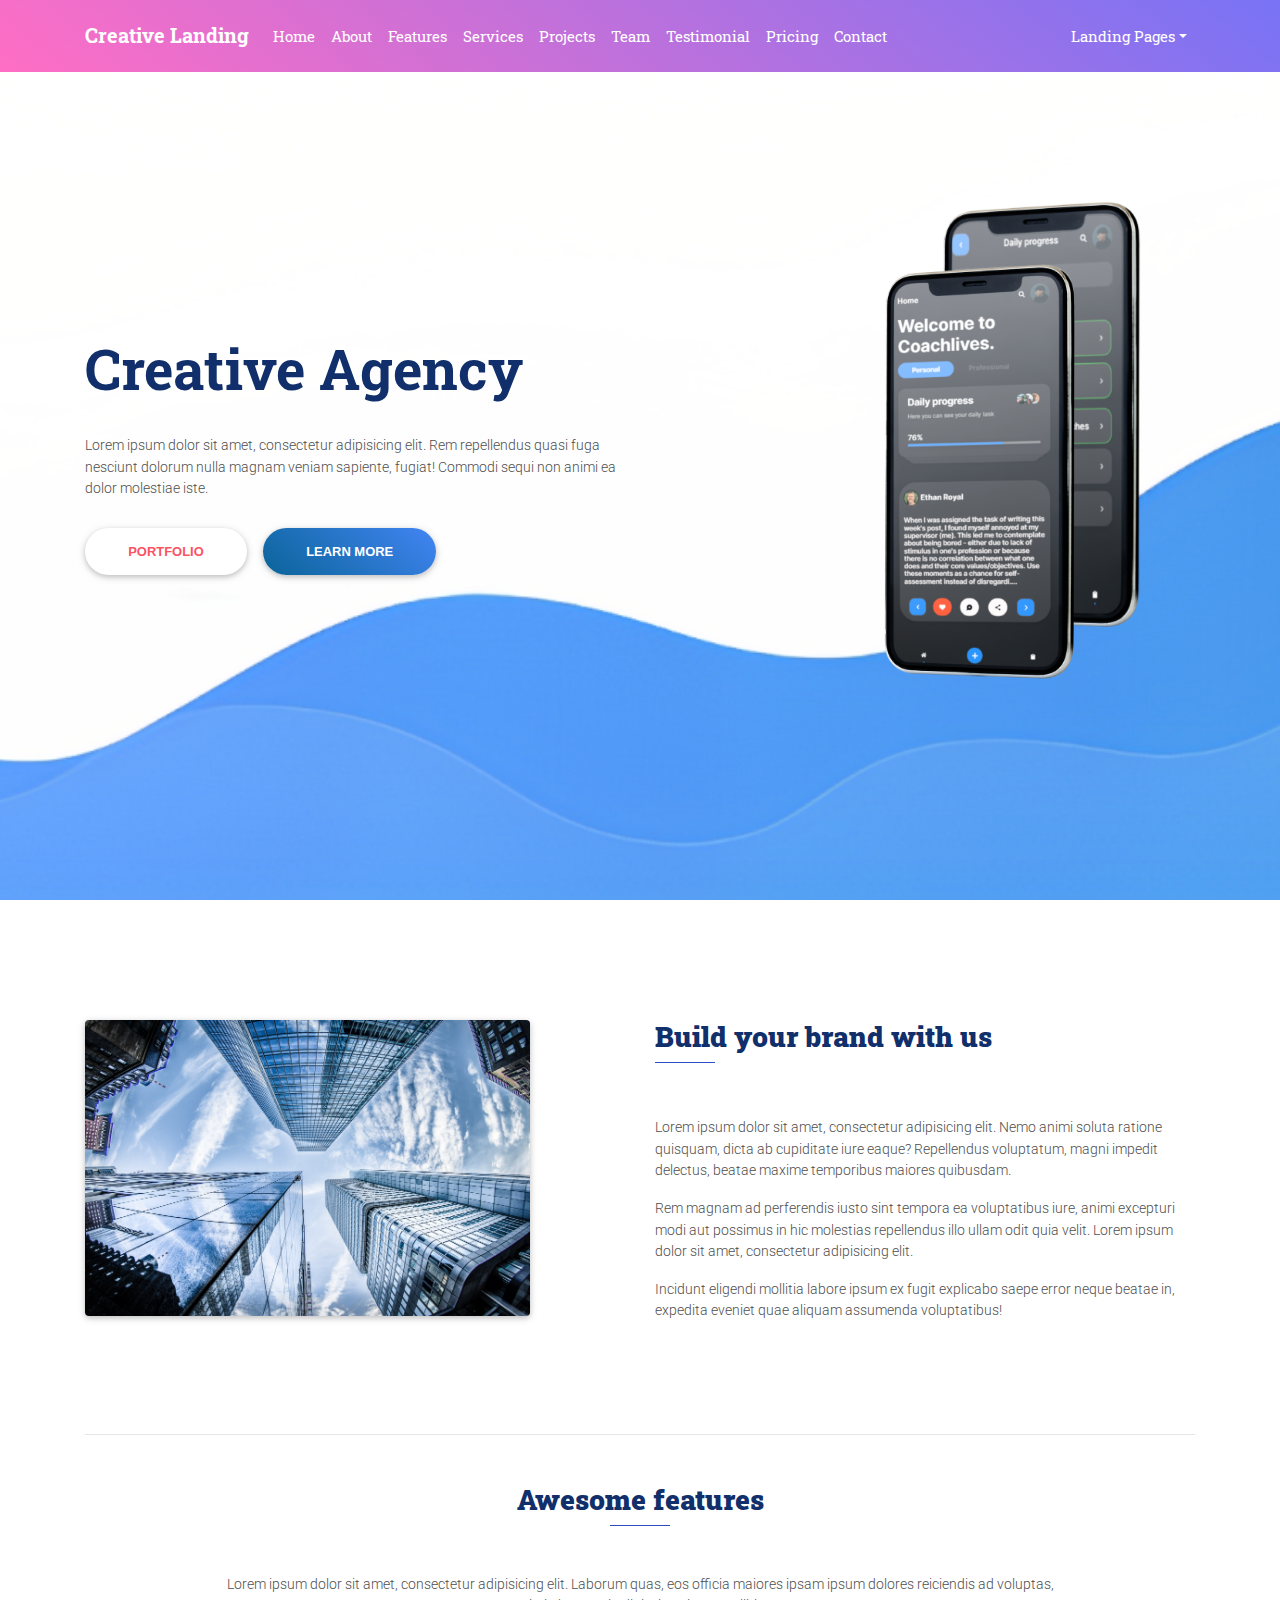
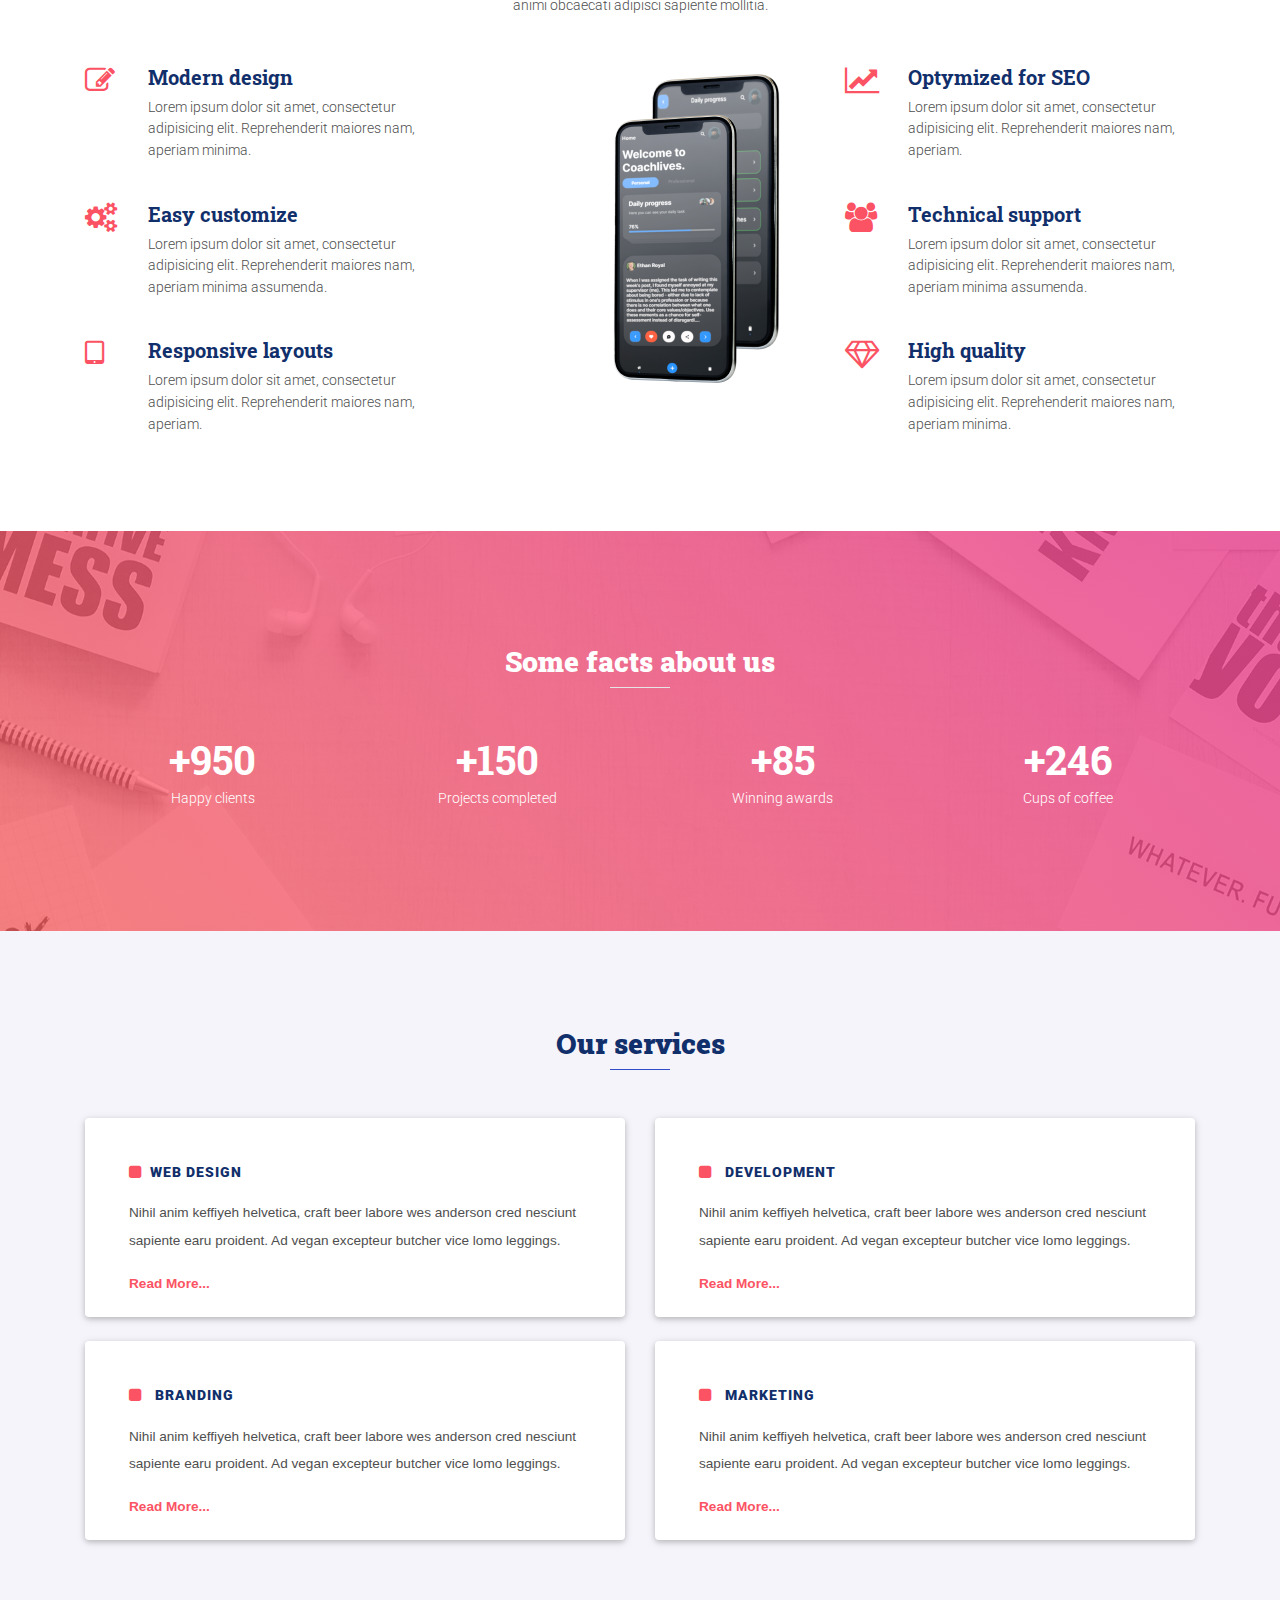
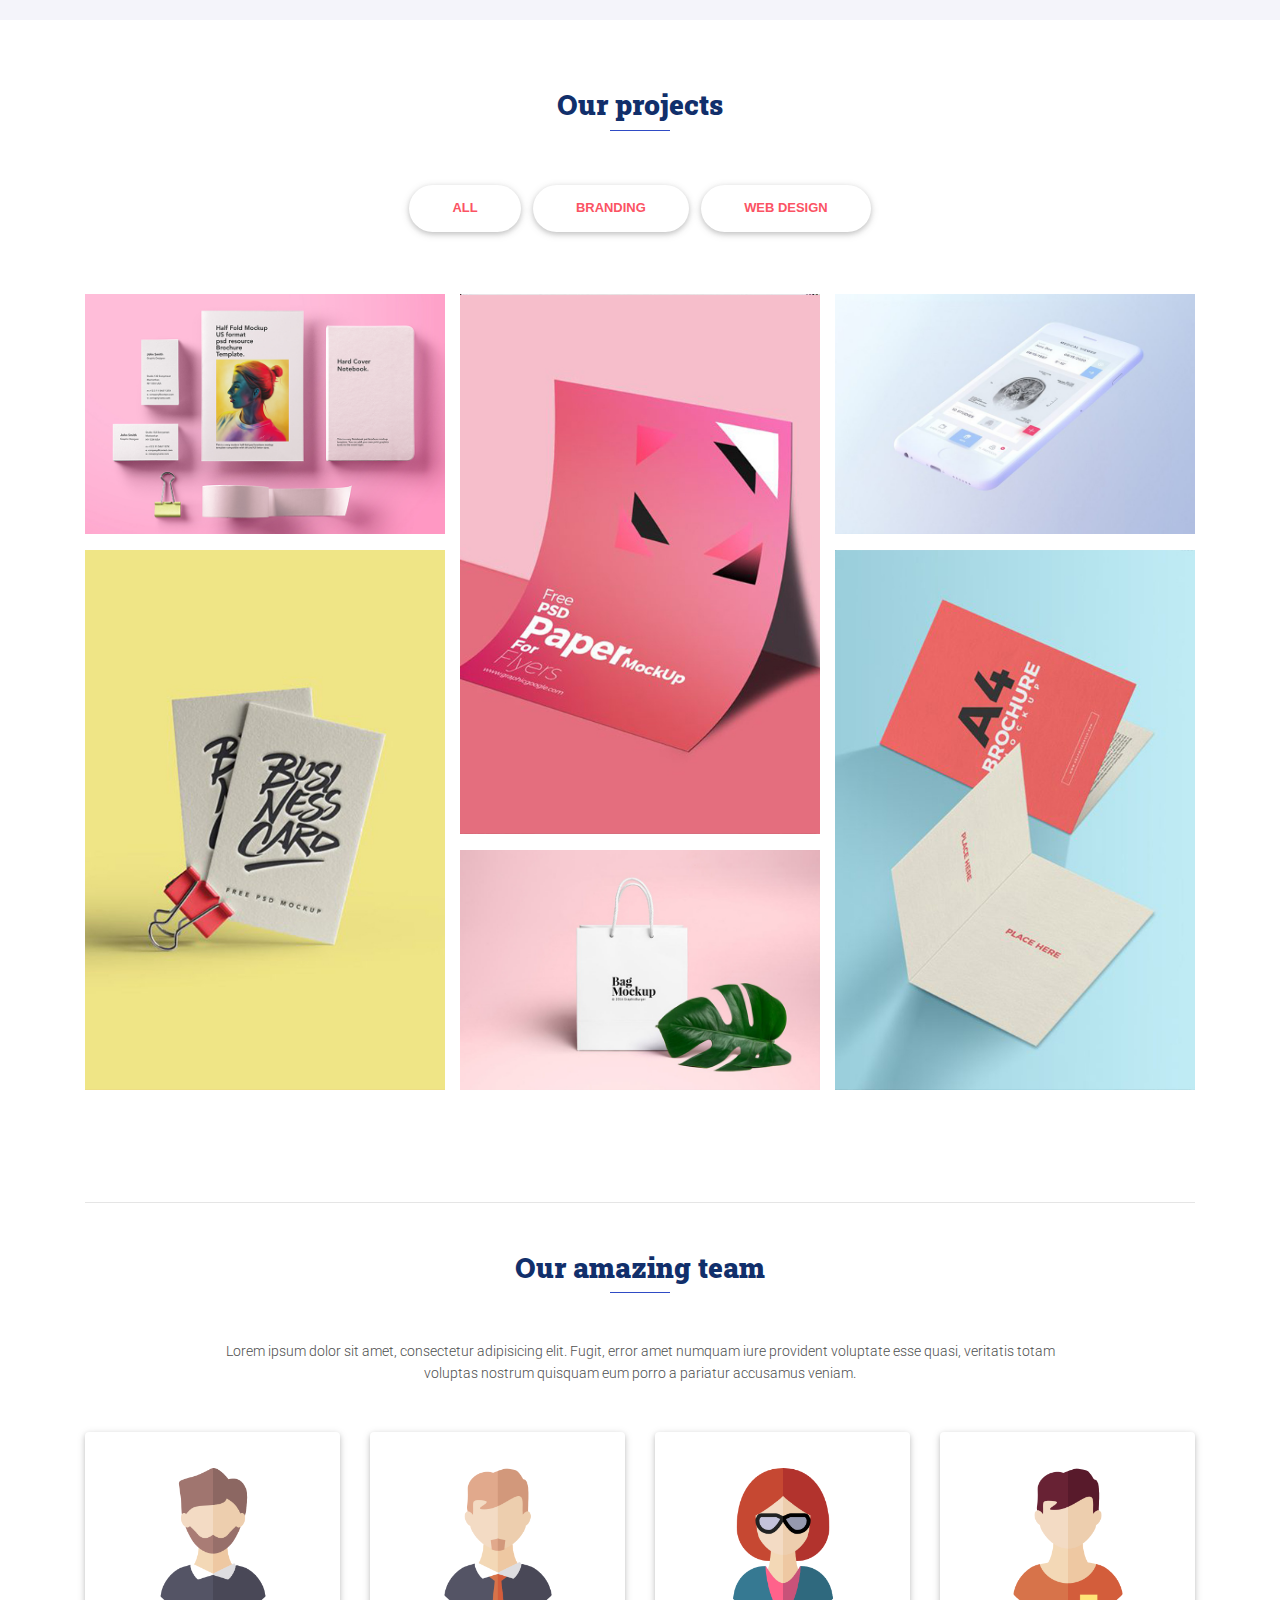
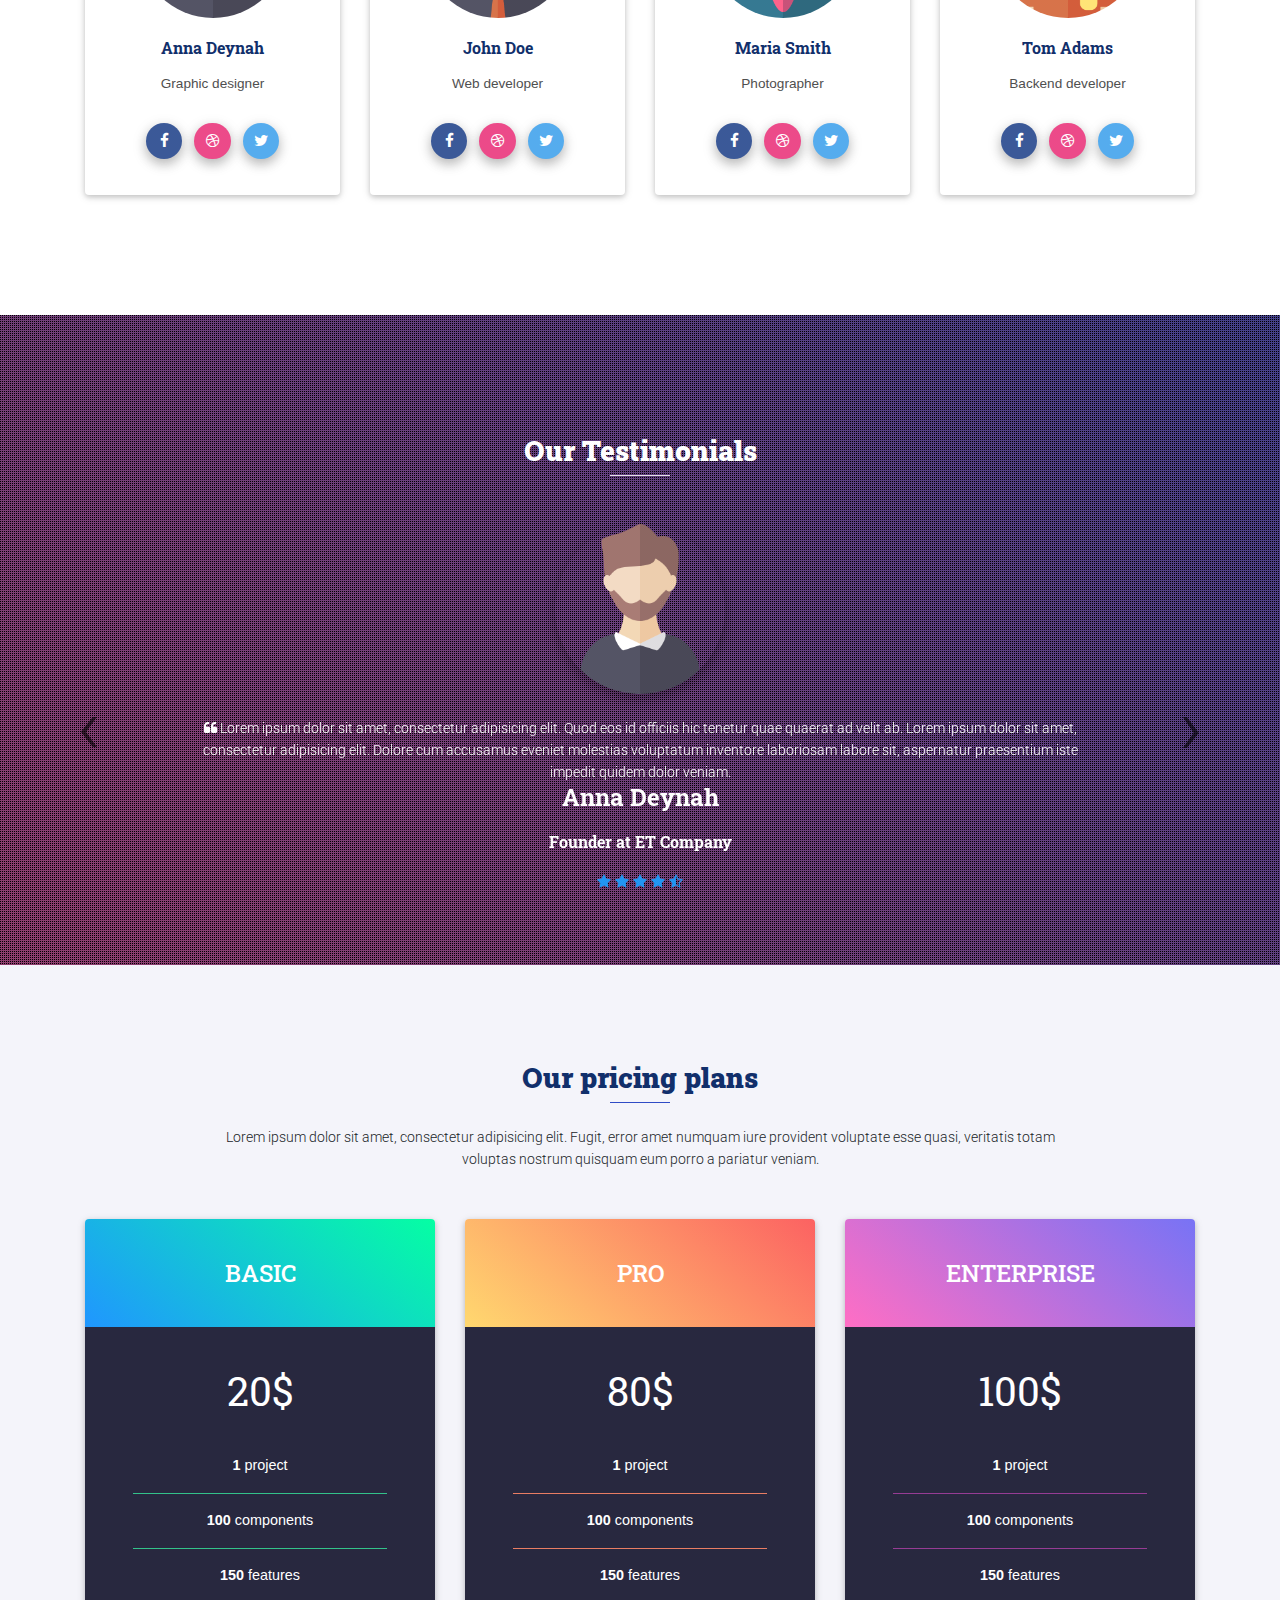
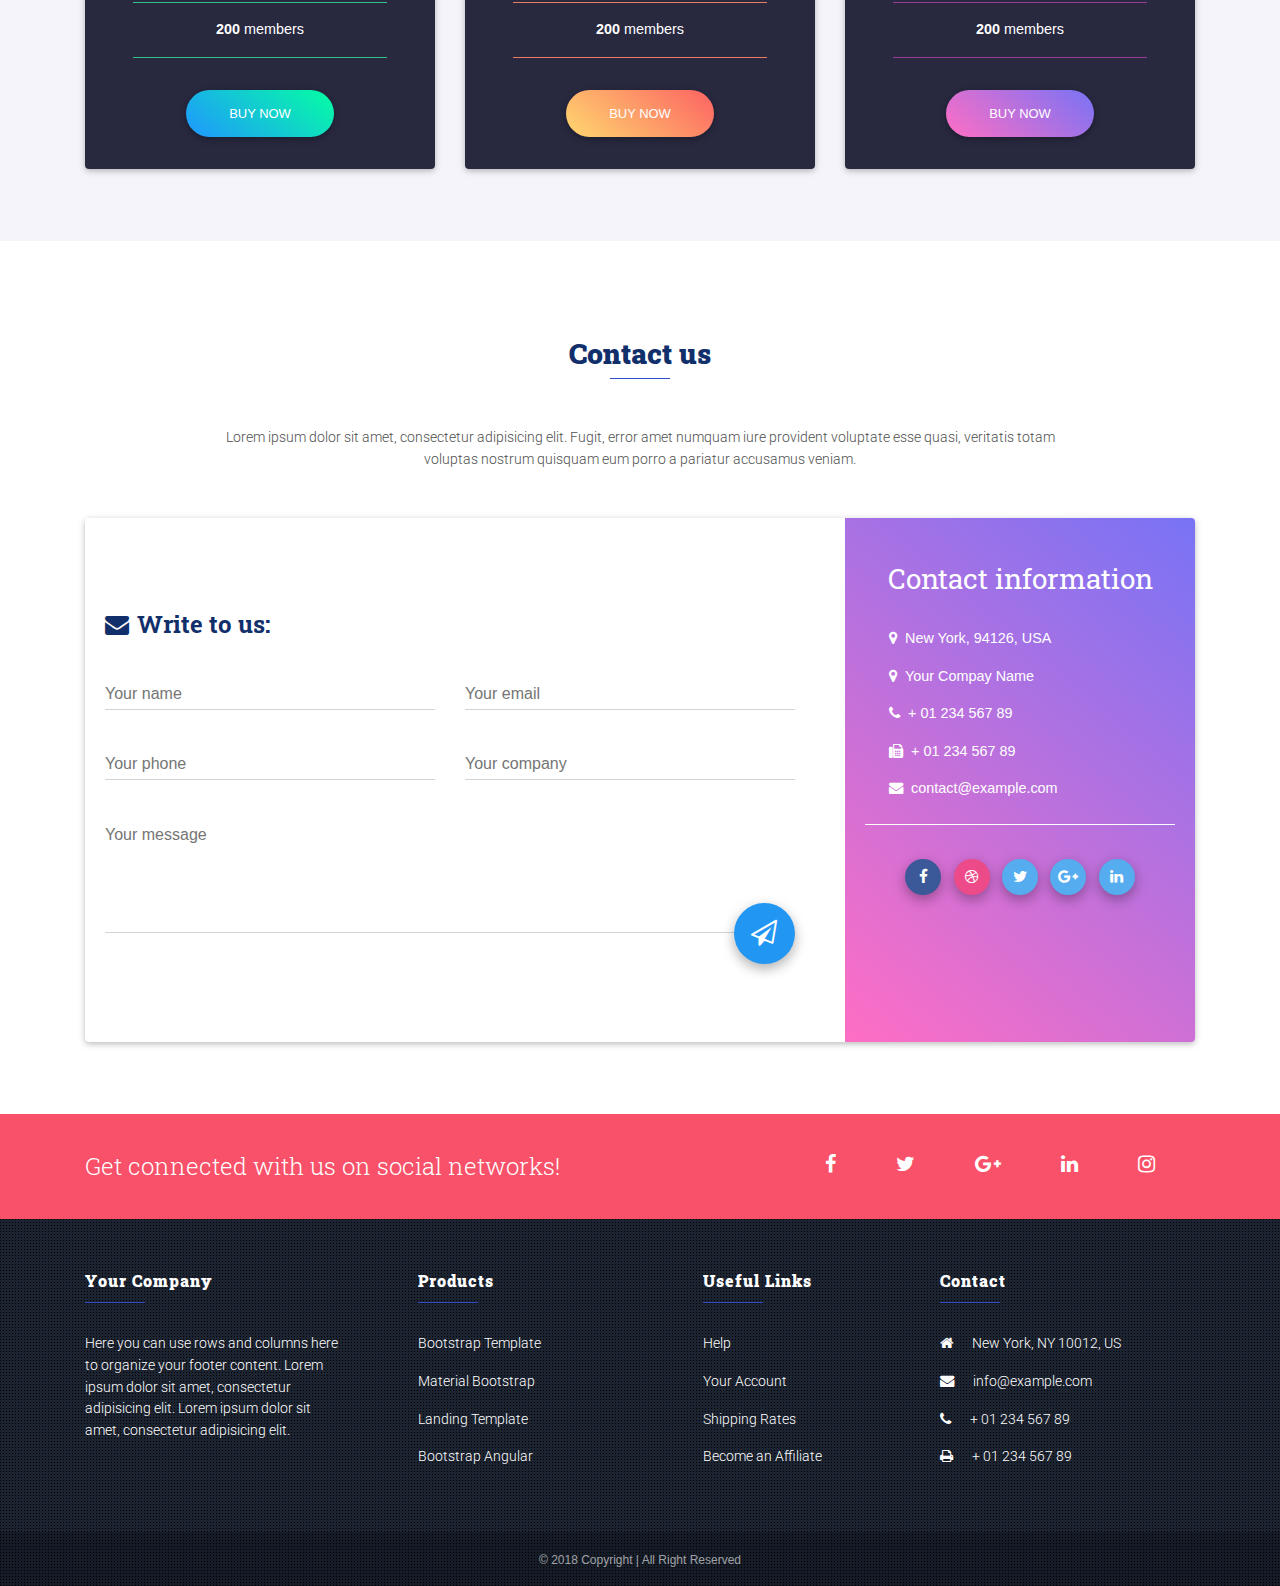
<file: html/page-landing/creative-landing.html>
<!DOCTYPE html>
<html lang="zxx">
	<head>
		<!-- Required meta tags -->
		<meta charset="utf-8">
		<meta name="viewport" content="width=device-width, initial-scale=1, shrink-to-fit=no">
		<meta http-equiv="x-ua-compatible" content="ie=edge">
		<!-- Meta tag -->
		<meta name="description" content="Ripple | Material Design Landing Page & Coming-Soon Templates Pack">
		<meta name="author" content="ColorLib.Net">
		<!-- Google Fonts -->
		<link href="https://fonts.googleapis.com/css?family=Roboto:100,100i,300,300i,400,400i,500,500i,700,700i,900,900i" rel="stylesheet">
		<link href="https://fonts.googleapis.com/css?family=Roboto+Slab:300,700" rel="stylesheet">
		<!-- Title tag -->
		<title>Creative Landing - Material Design Landing Page</title>
		<!-- CSS Vendor -->
		<link rel="stylesheet" type="text/css" href="../assets/css/bootstrap.min.css" >
		<link rel="stylesheet" type="text/css" href="../assets/css/font-awesome.min.css">
		<link rel="stylesheet" type="text/css" href="../assets/css/mdb.min.css">
		<!-- Style CSS -->	
		<link rel="stylesheet" type="text/css" href="../assets/css/style.css">
		<!-- Favicons -->
		<link rel="icon" href="../favicon.ico" type="image/x-icon">
		<!-- HTML5 Shim and Respond.js IE8 support of HTML5 elements and media queries -->
		<!-- WARNING: Respond.js doesn't work if you view the page via file:// -->
		<!--[if lt IE 9]>
		<script src="https://oss.maxcdn.com/libs/html5shiv/3.7.0/html5shiv.js"></script>
		<script src="https://oss.maxcdn.com/libs/respond.js/1.4.2/respond.min.js"></script>
		<![endif]-->
		<style>
			html,
			body,
			header,
			.intro-2 {
			height: 100%;
			}
			@media (max-width: 740px) {
			html,
			body,
			header,
			.intro-2 {
			height: 900px;
			}
			}
			@media (min-width: 800px) and (max-width: 850px) {
			html,
			body,
			header,
			.intro-2 {
			height: 900px;
			}
			}
		</style>
	</head>
	<body class="creative-lp">
		<!-- Navigation & Intro -->
		<header>
			<!-- Navbar -->
			<nav class="navbar navbar-expand-lg navbar-light fixed-top scrolling-navbar purple-gradient">
				<div class="container">
					<h2><a class="navbar-brand font-weight-bold text-white" href="../index.html">Creative Landing</a></h2>
					<button class="navbar-toggler" type="button" data-toggle="collapse" data-target="#navbarToggler" aria-controls="navbarToggler" aria-expanded="false" aria-label="Toggle navigation"><span class="navbar-toggler-icon"></span>
					</button>
					<div class="collapse navbar-collapse" id="navbarToggler">
						<ul class="navbar-nav mr-auto smooth-scroll">
							<li class="nav-item ">
								<a class="nav-link text-white" href="#home">Home<span class="sr-only"></span></a>
							</li>
							<li class="nav-item">
								<a class="nav-link text-white" href="#about" data-offset="90">About</a>
							</li>
							<li class="nav-item">
								<a class="nav-link text-white" href="#features" data-offset="90">Features</a>
							</li>
							<li class="nav-item">
								<a class="nav-link text-white" href="#services" data-offset="90">Services</a>
							</li>
							<li class="nav-item">
								<a class="nav-link text-white" href="#projects" data-offset="90">Projects</a>
							</li>
							<li class="nav-item">
								<a class="nav-link text-white" href="#team" data-offset="90">Team</a>
							</li>
							<li class="nav-item">
								<a class="nav-link text-white" href="#testimonial" data-offset="90">Testimonial</a>
							</li>
							<li class="nav-item">
								<a class="nav-link text-white" href="#pricing" data-offset="90">Pricing</a>
							</li>
							<li class="nav-item">
								<a class="nav-link text-white" href="#contact" data-offset="90">Contact</a>
							</li>
						</ul>
						<ul class="navbar-nav ml-auto nav-flex-icons">
							<li class="nav-item dropdown">
								<a class="nav-link dropdown-toggle waves-effect waves-light text-white" id="navbarDropdownMenuLink" data-toggle="dropdown" aria-haspopup="true" aria-expanded="false">Landing Pages</a>
								<div class="dropdown-menu dropdown-menu-right dropdown-default" aria-labelledby="navbarDropdownMenuLink">
									<a class="dropdown-item waves-effect waves-light" href="creative-landing.html" target="_blank">Creative Landing</a>
									<a class="dropdown-item waves-effect waves-light" href="technology-landing.html" target="_blank">Technology Landing</a>
								</div>
							</li>
						</ul>
					</div>
				</div>
			</nav>
			<!--Intro Section-->
			<section id="home" class="view intro-2" style="background-image: url('../assets/img/gallery/creative/intro-bg.jpg'); background-repeat: no-repeat; background-size: cover; background-position: center center;">
				<div class="mask">
					<div class="container h-100 d-flex justify-content-center align-items-center">
						<div class="row flex-center mt-3">
							<div class="col-md-12 col-lg-6 text-center text-md-left margins">
								<div class="dark-grey-text">
									<h2 class="display-4 title mt-md-5 mt-lg-0 font-weight-bold wow fadeIn" data-wow-delay="0.3s">Creative Agency</h2>
									<hr class="hr-light wow fadeIn" data-wow-delay="0.3s">
									<p class="dark-grey-text wow fadeIn" data-wow-delay="0.3s">Lorem ipsum dolor sit amet, consectetur adipisicing elit. Rem repellendus quasi fuga nesciunt dolorum nulla magnam veniam sapiente, fugiat! Commodi sequi non animi ea dolor molestiae iste.
									</p>
									<br>
									<a class="btn btn-white btn-rounded blue-text font-weight-bold ml-lg-0 wow fadeIn" data-wow-delay="0.3s">Portfolio</a>
									<a class="btn pink-gradient white-text btn-rounded font-weight-bold wow fadeIn" data-wow-delay="0.3s">Learn more
									</a>
								</div>
							</div>
							<div class="col-md-12 col-lg-6 wow fadeIn" data-wow-delay="0.3s">
								<img src="../assets/img/gallery/creative/intro-mobile.png" alt="..." class="img-fluid">
							</div>
						</div>
					</div>
				</div>
			</section>
		</header>
		<!-- Navigation & Intro -->
		<!-- Main content -->
		<main>
			<div class="container">
				<!-- Section: About -->
				<section id="about" class="section about mt-5 mb-5 py-3 wow fadeIn" data-wow-delay="0.2s">
					<!-- Grid row -->
					<div class="row pt-2 mt-5">
						<!-- Grid column -->
						<div class="col-lg-5 col-md-12 mb-3 wow fadeIn" data-wow-delay="0.4s">
							<!-- Image -->
							<img src="../assets/img/gallery/creative/about.jpg" class="img-fluid z-depth-1 rounded" alt="...">
						</div>
						<!-- Grid column -->
						<!-- Grid column -->
						<div class="col-lg-6 ml-auto col-md-12 wow fadeIn" data-wow-delay="0.4s">
							<!-- Secion heading -->
							<h3 class=" dark-grey-text title font-weight-bold wow fadeIn" data-wow-delay="0.2s">
								<strong>Build your brand with us</strong>
							</h3>
							<hr class="pink accent-2 mb-4 mt-0 mb-5 d-inline-block mx-auto" style="width: 60px;">
							<!-- Description -->
							<p class="dark-grey-text">Lorem ipsum dolor sit amet, consectetur adipisicing elit. Nemo animi soluta ratione quisquam, dicta ab cupiditate iure eaque? Repellendus voluptatum, magni impedit delectus, beatae maxime temporibus maiores quibusdam.</p>
							<p class="dark-grey-text">Rem magnam ad perferendis iusto sint tempora ea voluptatibus iure, animi excepturi modi aut possimus in hic molestias repellendus illo ullam odit quia velit. Lorem ipsum dolor sit amet, consectetur adipisicing elit.</p>
							<p class="dark-grey-text mb-5">Incidunt eligendi mollitia labore ipsum ex fugit explicabo saepe error neque beatae in, expedita eveniet quae aliquam assumenda voluptatibus!</p>
						</div>
						<!-- Grid column -->
					</div>
					<!-- Grid row -->
				</section>
				<!-- Section: About -->
				<hr>
				<!-- Section: Features -->
				<section id="features" class="section feature-box mb-5 pb-4">
					<!-- Section heading -->
					<h3 class="text-center title mt-5 dark-grey-text font-weight-bold wow fadeIn" data-wow-delay="0.2s">
						<strong>Awesome features</strong>
					</h3>
					<hr class="pink accent-2 mb-4 mt-0 mb-5 mx-auto" style="width: 60px;">
					<!-- Section sescription -->
					<p class="text-center w-responsive mx-auto my-5 dark-grey-text wow fadeIn" data-wow-delay="0.2s">Lorem ipsum dolor sit amet, consectetur adipisicing elit. Laborum quas, eos officia maiores ipsam ipsum dolores reiciendis ad voluptas, animi obcaecati adipisci sapiente mollitia.</p>
					<!-- Grid row -->
					<div class="row features-small wow fadeIn" data-wow-delay="0.4s">
						<!-- Grid column -->
						<div class="col-lg-4 col-md-12">
							<!-- Grid row -->
							<div class="row mb-3">
								<div class="col-2">
									<i class="fa fa-edit orange-text fa-2x"></i>
								</div>
								<div class="col-10 mb-2">
									<h5 class="font-weight-bold title">Modern design</h5>
									<p class="dark-grey-text">Lorem ipsum dolor sit amet, consectetur adipisicing elit. Reprehenderit maiores nam, aperiam minima.
									</p>
								</div>
							</div>
							<!-- Grid row -->
							<!-- Grid row -->
							<div class="row mb-3">
								<div class="col-2">
									<i class="fa fa-cogs orange-text fa-2x"></i>
								</div>
								<div class="col-10 mb-2">
									<h5 class="font-weight-bold title">Easy customize</h5>
									<p class="dark-grey-text">Lorem ipsum dolor sit amet, consectetur adipisicing elit. Reprehenderit maiores nam, aperiam minima assumenda.</p>
								</div>
							</div>
							<!-- Grid row -->
							<!-- Grid row -->
							<div class="row">
								<div class="col-2">
									<i class="fa fa-tablet orange-text fa-2x"></i>
								</div>
								<div class="col-10 mb-2">
									<h5 class="font-weight-bold title">Responsive layouts</h5>
									<p class="dark-grey-text">Lorem ipsum dolor sit amet, consectetur adipisicing elit. Reprehenderit maiores nam, aperiam.</p>
								</div>
							</div>
							<!-- Grid row -->
						</div>
						<!-- Grid column -->
						<!-- Grid column -->
						<div class="col-lg-4 col-md-12 mb-1 text-center text-md-left">
							<img src="../assets/img/gallery/creative/intro-mobile.png" alt="..." class="z-depth-0 img-fluid">
						</div>
						<!-- Grid column -->
						<!-- Third column -->
						<div class="col-lg-4 col-md-12">
							<!-- Grid row -->
							<div class="row mb-3">
								<div class="col-2">
									<i class="fa fa-line-chart orange-text fa-2x"></i>
								</div>
								<div class="col-10 mb-2">
									<h5 class="font-weight-bold title">Optymized for SEO</h5>
									<p class="dark-grey-text">Lorem ipsum dolor sit amet, consectetur adipisicing elit. Reprehenderit maiores nam, aperiam.</p>
								</div>
							</div>
							<!-- Grid row -->
							<!-- Grid row -->
							<div class="row mb-3">
								<div class="col-2">
									<i class="fa fa-group orange-text fa-2x"></i>
								</div>
								<div class="col-10 mb-2">
									<h5 class="font-weight-bold title">Technical support</h5>
									<p class="dark-grey-text">Lorem ipsum dolor sit amet, consectetur adipisicing elit. Reprehenderit maiores nam, aperiam minima assumenda.</p>
								</div>
							</div>
							<!-- Grid row -->
							<!-- Grid row -->
							<div class="row">
								<div class="col-2">
									<i class="fa fa-diamond orange-text fa-2x"></i>
								</div>
								<div class="col-10 mb-2">
									<h5 class="font-weight-bold title">High quality</h5>
									<p class="dark-grey-text">Lorem ipsum dolor sit amet, consectetur adipisicing elit. Reprehenderit maiores nam, aperiam minima.
									</p>
								</div>
							</div>
							<!-- Grid row -->
						</div>
						<!-- Third column -->
					</div>
					<!-- Grid row -->
				</section>
				<!-- Section: Features -->
			</div>
			<!-- Streak -->
			<div class="streak streak-photo streak-long-2 rgba-gradient" style="background-image: url('../assets/img/gallery/creative/count-bg.jpg');">
				<div class="flex-center mask pattern-1">
					<div class="container">
						<!-- Section heading -->
						<h3 class="text-center white-text font-weight-bold wow fadeIn" data-wow-delay="0.2s">
							<strong>Some facts about us</strong>
						</h3>
						<hr class="white accent-2 mb-4 mt-0 mb-5 mx-auto" style="width: 60px;">
						<!--First row-->
						<div class="row text-center">
							<!--First column-->
							<div class="col-md-3 mb-2">
								<h1 class="white-text mb-1 font-weight-bold">+950</h1>
								<p class="white-text">Happy clients</p>
							</div>
							<!--/First column-->
							<!--Second column-->
							<div class="col-md-3 mb-2">
								<h1 class="white-text mb-1 font-weight-bold">+150</h1>
								<p class="white-text">Projects completed</p>
							</div>
							<!--/Second column-->
							<!--Third column-->
							<div class="col-md-3 mb-2">
								<h1 class="white-text mb-1 font-weight-bold">+85</h1>
								<p class="white-text">Winning awards</p>
							</div>
							<!--/Third column-->
							<!--Fourth column-->
							<div class="col-md-3">
								<h1 class="white-text mb-1 font-weight-bold">+246</h1>
								<p class="white-text">Cups of coffee</p>
							</div>
							<!--/Fourth column-->
						</div>
						<!--First row-->
					</div>
				</div>
			</div>
			<!-- Streak -->
			<div class="container-fluid" style="background-color: #f4f4fa">
				<div class="container py-4">
					<!--Section: Services-->
					<section id="services" class="section mt-3 mb-3 pb-3">
						<!-- Section heading -->
						<h3 class="text-center title mt-5 pt-4 dark-grey-text font-weight-bold wow fadeIn" data-wow-delay="0.2s">
							<strong>Our services</strong>
						</h3>
						<hr class="pink accent-2 mt-0 mb-5 mx-auto" style="width: 60px;">
						<!-- First row -->
						<div class="row wow fadeIn" data-wow-delay="0.4s">
							<!-- First column -->
							<div class="col-md-6 mb-4 text-center">
								<!--Panel-->
								<div class="card card-body text-left white hoverable">
									<p class="font-weight-bold title font-weight-bold dark-grey-text text-uppercase spacing mt-4 mx-4">
										<i class="fa fa-square orange-text mr-2" aria-hidden="true"></i><strong>Web design</strong>
									</p>
									<p class="dark-grey-text font-small mx-4">Nihil anim keffiyeh helvetica, craft beer labore wes anderson cred nesciunt sapiente earu proident. Ad vegan excepteur butcher vice lomo leggings.</p>
									<p class="font-small font-weight-bold orange-text mx-4 mb-0"><a href="#" class=" orange-text">Read More...</a></p>							
								</div>
								<!--/.Panel-->
							</div>
							<!-- /First column -->
							<!-- Second column -->
							<div class="col-md-6 mb-4 text-center">
								<!--Panel-->
								<div class="card card-body text-left white hoverable">
									<p class="font-weight-bold title font-weight-bold dark-grey-text text-uppercase spacing mt-4 mx-4">
										<i class="fa fa-square orange-text mr-2" aria-hidden="true"></i>
										<strong>Development</strong>
									</p>
									<p class="dark-grey-text font-small mx-4">Nihil anim keffiyeh helvetica, craft beer labore wes anderson cred nesciunt sapiente earu proident. Ad vegan excepteur butcher vice lomo leggings.</p>
									<p class="font-small font-weight-bold orange-text mx-4 mb-0"><a href="#" class=" orange-text">Read More...</a></p>							
								</div>
								<!--/.Panel-->
							</div>
							<!-- /.Second column -->
							<!-- Third column -->
							<div class="col-md-6 mb-4 text-center">
								<!--Panel-->
								<div class="card card-body text-left white hoverable">
									<p class="font-weight-bold title font-weight-bold dark-grey-text text-uppercase spacing mt-4 mx-4">
										<i class="fa fa-square orange-text mr-2" aria-hidden="true"></i>
										<strong>Branding</strong>
									</p>
									<p class="dark-grey-text font-small mx-4">Nihil anim keffiyeh helvetica, craft beer labore wes anderson cred nesciunt sapiente earu proident. Ad vegan excepteur butcher vice lomo leggings.</p>
									<p class="font-small font-weight-bold orange-text mx-4 mb-0"><a href="#" class=" orange-text">Read More...</a></p>							
								</div>
								<!--/.Panel-->
							</div>
							<!-- /.Third column -->
							<!-- Fourth column -->
							<div class="col-md-6 mb-4 text-center">
								<!--Panel-->
								<div class="card card-body text-left white hoverable">
									<p class="font-weight-bold title font-weight-bold dark-grey-text text-uppercase spacing mt-4 mx-4">
										<i class="fa fa-square orange-text mr-2" aria-hidden="true"></i>
										<strong>Marketing</strong>
									</p>
									<p class="dark-grey-text font-small mx-4">Nihil anim keffiyeh helvetica, craft beer labore wes anderson cred nesciunt sapiente earu proident. Ad vegan excepteur butcher vice lomo leggings.</p>
									<p class="font-small font-weight-bold mx-4 mb-0"><a href="#" class=" orange-text">Read More...</a></p>
								</div>
								<!--/.Panel-->
							</div>
							<!-- /.Fourth column -->
						</div>
						<!-- /.First row -->
					</section>
					<!--/Section: Services-->
				</div>
			</div>
			<!--Second container-->
			<div id="projects" class="container">
				<section class="mt-3 mb-5 pt-1 pb-5">
					<!-- Section heading -->
					<h3 class="text-center title pt-5 dark-grey-text font-weight-bold wow fadeIn" data-wow-delay="0.2s">
						<strong>Our projects</strong>
					</h3>
					<hr class="pink accent-2 mt-0 mb-5 mx-auto" style="width: 60px;">
					<!-- Grid row -->
					<div class="row">
						<!-- Grid column -->
						<div class="col-md-12 d-flex justify-content-center mb-5 pb-2">
							<button type="button" class="btn btn-rounded btn-white font-weight-bold waves-effect filter" data-rel="all">All</button>
							<button type="button" class="btn btn-rounded btn-white font-weight-bold waves-effect filter" data-rel="1">Branding</button>
							<button type="button" class="btn btn-rounded btn-white font-weight-bold waves-effect filter" data-rel="2">web design</button>
						</div>
						<!-- Grid column -->
					</div>
					<!-- Grid row -->
					<!-- Grid row -->
					<div class="gallery" id="gallery">
						<!-- Grid column -->
						<div class="mb-3 pics animation all 2">
							<img class="img-fluid" src="../assets/img/gallery/creative/1.jpg" alt="...">
						</div>
						<!-- Grid column -->
						<!-- Grid column -->
						<div class="mb-3 pics animation all 1">
							<img class="img-fluid" src="../assets/img/gallery/creative/2.jpg" alt="...">
						</div>
						<!-- Grid column -->
						<!-- Grid column -->
						<div class="mb-3 pics animation all 1">
							<img class="img-fluid" src="../assets/img/gallery/creative/3.jpg" alt="...">
						</div>
						<!-- Grid column -->
						<!-- Grid column -->
						<div class="mb-3 pics animation all 2">
							<img class="img-fluid" src="../assets/img/gallery/creative/4.jpg" alt="...">
						</div>
						<!-- Grid column -->
						<!-- Grid column -->
						<div class="mb-3 pics animation all 2">
							<img class="img-fluid" src="../assets/img/gallery/creative/5.jpg" alt="...">
						</div>
						<!-- Grid column -->
						<!-- Grid column -->
						<div class="mb-3 pics animation all 1">
							<img class="img-fluid" src="../assets/img/gallery/creative/6.jpg" alt="...">
						</div>
						<!-- Grid column -->
					</div>
					<!-- Grid row -->
				</section>
				<hr class="mt-5">
				<!-- Section: Team -->
				<section class="section team-section mb-5 pb-5" id="team">
					<!-- Section heading -->
					<h3 class="text-center title mt-5 dark-grey-text font-weight-bold wow fadeIn" data-wow-delay="0.2s">
						<strong>Our amazing team</strong>					
					</h3>
					<hr class="pink accent-2 mb-4 mt-0 mx-auto" style="width: 60px;">
					<!-- Section description -->
					<p class="text-center w-responsive mx-auto my-5 dark-grey-text">Lorem ipsum dolor sit amet, consectetur adipisicing elit. Fugit, error amet numquam iure provident voluptate
						esse quasi, veritatis totam voluptas nostrum quisquam eum porro a pariatur accusamus veniam.
					</p>
					<!-- Grid row -->
					<div class="row text-center">
						<!-- Grid column -->
						<div class="col-lg-3 col-md-6 mb-4">
							<div class="card card-body">
								<div class="avatar mx-auto mt-3 mb-3">
									<img src="../assets/img/avatar/avatar1.png" class="rounded-circle" alt="...">
								</div>
								<h6 class="font-weight-bold title">Anna Deynah</h6>
								<p class="font-small dark-grey-text">Graphic designer</p>
								<ul class="list-unstyled mx-auto">
									<!-- Facebook-->
									<li class="btn-floating btn-sm mx-1 mb-0 btn-fb"><a href="#">
									<i class="fa fa-facebook"></i>
									</a></li>
									<!--Dribbble -->
									<li class="btn-floating btn-sm mx-1 mb-0 btn-dribbble"><a href="#">
									<i class="fa fa-dribbble"></i>
									</a></li>
									<!-- Twitter -->
									<li class="btn-floating btn-sm mx-1 mb-0 btn-tw"><a href="#">
									<i class="fa fa-twitter"></i>
									</a></li>
								</ul>
							</div>
						</div>
						<!-- Grid column -->
						<!-- Grid column -->
						<div class="col-lg-3 col-md-6 mb-4">
							<div class="card card-body">
								<div class="avatar mx-auto mt-3 mb-3">
									<img src="../assets/img/avatar/avatar2.png" class="rounded-circle" alt="...">
								</div>
								<h6 class="font-weight-bold title">John Doe</h6>
								<p class="font-small dark-grey-text">Web developer</p>
								<ul class="list-unstyled mx-auto">
									<!-- Facebook-->
									<li class="btn-floating btn-sm mx-1 mb-0 btn-fb"><a href="#">
									<i class="fa fa-facebook"></i>
									</a></li>
									<!--Dribbble -->
									<li class="btn-floating btn-sm mx-1 mb-0 btn-dribbble"><a href="#">
									<i class="fa fa-dribbble"></i>
									</a></li>
									<!-- Twitter -->
									<li class="btn-floating btn-sm mx-1 mb-0 btn-tw"><a href="#">
									<i class="fa fa-twitter"></i>
									</a></li>
								</ul>
							</div>
						</div>
						<!-- Grid column -->
						<!-- Grid column -->
						<div class="col-lg-3 col-md-6 mb-4">
							<div class="card card-body">
								<div class="avatar mx-auto mt-3 mb-3">
									<img src="../assets/img/avatar/avatar3.png" class="rounded-circle" alt="...">
								</div>
								<h6 class="font-weight-bold title">Maria Smith</h6>
								<p class="font-small dark-grey-text">Photographer</p>
								<ul class="list-unstyled mx-auto">
									<!-- Facebook-->
									<li class="btn-floating btn-sm mx-1 mb-0 btn-fb"><a href="#">
									<i class="fa fa-facebook"></i>
									</a></li>
									<!--Dribbble -->
									<li class="btn-floating btn-sm mx-1 mb-0 btn-dribbble"><a href="#">
									<i class="fa fa-dribbble"></i>
									</a></li>
									<!-- Twitter -->
									<li class="btn-floating btn-sm mx-1 mb-0 btn-tw"><a href="#">
									<i class="fa fa-twitter"></i>
									</a></li>
								</ul>
							</div>
						</div>
						<!-- Grid column -->
						<!-- Grid column -->
						<div class="col-lg-3 col-md-6 mb-4">
							<div class="card card-body">
								<div class="avatar mx-auto mt-3 mb-3">
									<img src="../assets/img/avatar/avatar4.png" class="rounded-circle" alt="...">
								</div>
								<h6 class="font-weight-bold title">Tom Adams</h6>
								<p class="font-small dark-grey-text">Backend developer</p>
								<ul class="list-unstyled mx-auto">
									<!-- Facebook-->
									<li class="btn-floating btn-sm mx-1 mb-0 btn-fb"><a href="#">
									<i class="fa fa-facebook"></i>
									</a></li>
									<!--Dribbble -->
									<li class="btn-floating btn-sm mx-1 mb-0 btn-dribbble"><a href="#">
									<i class="fa fa-dribbble"></i>
									</a></li>
									<!-- Twitter -->
									<li class="btn-floating btn-sm mx-1 mb-0 btn-tw"><a href="#">
									<i class="fa fa-twitter"></i>
									</a></li>
								</ul>
							</div>
						</div>
						<!-- Grid column -->
					</div>
					<!-- Grid row -->
				</section>
				<!-- Section: Team -->
			</div>
			<!-- Section: Testimonials-->
			<div class="streak streak-lg purple-gradient">
			
				<div class="flex-center white-text rgba-black-light pattern-1" style="background-color: #00000070;">
				
					<section id="testimonial" class="text-center mt-5">
						<!-- Section heading -->
						<h3 class="text-center white-text font-weight-bold wow fadeIn" data-wow-delay="0.2s">
							<strong>Our Testimonials</strong>
						</h3>
						<hr class="white accent-2 mt-0 mb-5 mx-auto" style="width: 60px;">
						<!-- Carousel Wrapper -->
						<div id="carousel-example-1" class="carousel no-flex testimonial-carousel slide carousel-fade" data-ride="carousel"
							data-interval="false">
							<!--Slides-->
							<div class="carousel-inner" role="listbox">
								<!--First slide-->
								<div class="carousel-item active">
									<div class="testimonial  text-white">
										<!--Avatar-->
										<div class="avatar mx-auto mb-4">
											<img src="../assets/img/avatar/avatar1.png" class="rounded-circle img-fluid" alt="...">
										</div>
										<!--Content-->
										<p>
											<i class="fa fa-quote-left text-white"></i> Lorem ipsum dolor sit amet, consectetur adipisicing elit. Quod eos
											id officiis hic tenetur quae quaerat ad velit ab. Lorem ipsum dolor sit amet, consectetur
											adipisicing elit. Dolore cum accusamus eveniet molestias voluptatum inventore laboriosam labore
											sit, aspernatur praesentium iste impedit quidem dolor veniam.
										</p>
										<h4 class="font-weight-bold">Anna Deynah</h4>
										<h6 class="font-weight-bold my-3">Founder at ET Company</h6>
										<!--Review-->
										<i class="fa fa-star blue-text"> </i>
										<i class="fa fa-star blue-text"> </i>
										<i class="fa fa-star blue-text"> </i>
										<i class="fa fa-star blue-text"> </i>
										<i class="fa fa-star-half-full blue-text"> </i>
									</div>
								</div>
								<!--First slide-->
								<!--Second slide-->
								<div class="carousel-item">
									<div class="testimonial text-white">
										<!--Avatar-->
										<div class="avatar mx-auto mb-4">
											<img src="../assets/img/avatar/avatar2.png" class="rounded-circle img-fluid" alt="...">
										</div>
										<!--Content-->
										<p>
											<i class="fa fa-quote-left"></i> Nemo enim ipsam voluptatem quia voluptas sit aspernatur aut odit
											aut fugit, sed quia consequuntur magni dolores eos qui ratione voluptatem sequi nesciunt. Neque
											porro quisquam est, qui dolorem ipsum quia dolor sit amet, consectetur, adipisci velit, sed quia
											non numquam eius modi tempora incidunt ut labore. 
										</p>
										<h4 class="font-weight-bold">Maria Kate</h4>
										<h6 class="font-weight-bold my-3">Photographer at Studio LA</h6>
										<!--Review-->
										<i class="fa fa-star blue-text"> </i>
										<i class="fa fa-star blue-text"> </i>
										<i class="fa fa-star blue-text"> </i>
										<i class="fa fa-star blue-text"> </i>
										<i class="fa fa-star blue-text"> </i>
									</div>
								</div>
								<!--Second slide-->
								<!--Third slide-->
								<div class="carousel-item">
									<div class="testimonial text-white">
										<!--Avatar-->
										<div class="avatar mx-auto mb-4">
											<img src="../assets/img/avatar/avatar3.png" class="rounded-circle img-fluid" alt="...">
										</div>
										<!--Content-->
										<p>
											<i class="fa fa-quote-left"></i> Duis aute irure dolor in reprehenderit in voluptate velit esse
											cillum dolore eu fugiat nulla pariatur. Excepteur sint occaecat cupidatat non proident, sunt in
											culpa qui officia deserunt mollit anim id est laborum. Sed ut perspiciatis unde omnis iste natus
											error sit voluptatem accusantium doloremque laudantium.
										</p>
										<h4 class="font-weight-bold">John Doe</h4>
										<h6 class="font-weight-bold my-3">Front-end Developer in NY</h6>
										<!--Review-->
										<i class="fa fa-star blue-text"> </i>
										<i class="fa fa-star blue-text"> </i>
										<i class="fa fa-star blue-text"> </i>
										<i class="fa fa-star blue-text"> </i>
										<i class="fa fa-star-o blue-text"> </i>
									</div>
								</div>
								<!--Third slide-->
							</div>
							<!--Slides-->
							<!--Controls-->
							<a class="carousel-item-prev left carousel-control" href="#carousel-example-1" role="button" data-slide="prev">
							<span class="icon-prev" aria-hidden="true"></span>
							<span class="sr-only">Previous</span>
							</a>
							<a class="carousel-item-next right carousel-control" href="#carousel-example-1" role="button" data-slide="next">
							<span class="icon-next" aria-hidden="true"></span>
							<span class="sr-only">Next</span>
							</a>
							<!--Controls-->
						</div>
						<!-- Carousel Wrapper -->
					</section>
					<!-- Section: Testimonials-->
				</div>
			</div>
			<!-- Section: Pricing -->
			<div class="container-fluid" style="background-color: #f4f4fa">
				<div class="container py-4">					
					<section id="pricing" class="my-5">
						<!-- Section heading -->
						<h3 class="text-center title mt-5 pt-4 dark-grey-text font-weight-bold wow fadeIn" data-wow-delay="0.3s">
							<strong>Our pricing plans</strong>
						</h3>
						<hr class="pink accent-2 mb-4 mt-0 mx-auto" style="width: 60px;">
						<!-- Section description -->
						<p class="text-center w-responsive mx-auto mb-5">Lorem ipsum dolor sit amet, consectetur adipisicing elit.
							Fugit, error amet numquam iure provident voluptate esse quasi, veritatis totam voluptas nostrum quisquam
							eum porro a pariatur veniam.
						</p>
						<!-- Grid row -->
						<div class="row">
							<!-- Grid column -->
							<div class="col-lg-4 col-md-12 mb-lg-0 mb-4 wow fadeIn" data-wow-delay="0.3s">
								<!-- Pricing card -->
								<div class="card pricing-card white-text">
									<!-- Price -->
									<div class="aqua-gradient rounded-top">
										<h4 class="option">BASIC</h4>
									</div>
									<!-- Features -->
									<div class="card-body striped green-striped card-background px-5">
										<h2 class="my-4 pb-3 h1">20$</h2>
										<ul>
											<li>
												<p><strong>1</strong> project</p>
											</li>
											<li>
												<p><strong>100</strong> components</p>
											</li>
											<li>
												<p><strong>150</strong> features</p>
											</li>
											<li>
												<p><strong>200</strong> members</p>
											</li>
										</ul>
										<button class="mb-3 mt-3 btn aqua-gradient btn-rounded">Buy now</button>
									</div>
									<!-- Features -->
								</div>
								<!-- Pricing card -->
							</div>
							<!-- Grid column -->
							<!-- Grid column -->
							<div class="col-lg-4 col-md-6 mb-md-0 mb-4 wow fadeIn" data-wow-delay="0.3s">
								<!-- Pricing card -->
								<div class="card pricing-card white-text">
									<!-- Price -->
									<div class="peach-gradient rounded-top">
										<h4 class="option">PRO</h4>
									</div>
									<!-- Features -->
									<div class="card-body striped orange-striped card-background px-5">
										<h2 class="my-4 pb-3 h1">80$</h2>
										<ul>
											<li>
												<p><strong>1</strong> project</p>
											</li>
											<li>
												<p><strong>100</strong> components</p>
											</li>
											<li>
												<p><strong>150</strong> features</p>
											</li>
											<li>
												<p><strong>200</strong> members</p>
											</li>
										</ul>
										<button class="mb-3 mt-3 btn peach-gradient btn-rounded">Buy now</button>
									</div>
									<!-- Features -->
								</div>
								<!-- Pricing card -->
							</div>
							<!-- Grid column -->
							<!-- Grid column -->
							<div class="col-lg-4 col-md-6 wow fadeIn" data-wow-delay="0.3s">
								<!-- Pricing card -->
								<div class="card pricing-card white-text">
									<!-- Price -->
									<div class="purple-gradient rounded-top">
										<h4 class="option">ENTERPRISE</h4>
									</div>
									<!-- Features -->
									<div class="card-body striped purple-striped card-background px-5">
										<h2 class="my-4 pb-3 h1">100$</h2>
										<ul>
											<li>
												<p><strong>1</strong> project</p>
											</li>
											<li>
												<p><strong>100</strong> components</p>
											</li>
											<li>
												<p><strong>150</strong> features</p>
											</li>
											<li>
												<p><strong>200</strong> members</p>
											</li>
										</ul>
										<button class="mb-3 mt-3 btn purple-gradient btn-rounded">Buy now</button>
									</div>
									<!-- Features -->
								</div>
								<!-- Pricing card -->
							</div>
							<!-- Grid column -->
						</div>
						<!-- Grid row -->
					</section>
					<!-- Section: Pricing-->
				</div>
			</div>
			<!-- Section: Contact-->
			<div class="container py-4">				
				<section id="contact" class="section mb-5 my-5 contact-section">
					<!-- Section heading -->
					<h3 class="text-center title mt-5 pt-4 dark-grey-text font-weight-bold wow fadeIn" data-wow-delay="0.2s">
						<strong>Contact us</strong>
					</h3>
					<hr class="pink accent-2 mb-4 mt-0 mx-auto" style="width: 60px;">
					<!-- Section sescription -->
					<p class="text-center dark-grey-text my-5 w-responsive mx-auto wow fadeIn" data-wow-delay="0.2s">Lorem ipsum dolor sit amet, consectetur adipisicing elit. Fugit, error amet numquam iure provident voluptate esse quasi, veritatis totam voluptas nostrum quisquam eum porro a pariatur accusamus veniam.</p>
					<!-- Form with header -->
					<div class="card">
						<!-- Grid row -->
						<div class="row wow fadeIn" data-wow-delay="0.4s">
							<!-- Grid column -->
							<div class="col-lg-8">
								<div class="card-body form">
									<!-- Header -->
									<h4 class=" title mt-5 pt-4 dark-grey-text font-weight-bold wow fadeIn" data-wow-delay="0.2s mt-4"><i class="fa fa-envelope pr-2"></i>Write to us:</h4>
									<!-- Grid row -->
									<div class="row">
										<!-- Grid column -->
										<div class="col-md-6">
											<div class="md-form mb-0">
												<input type="text" id="form-contact-name" class="form-control">
												<label for="form-contact-name" class="">Your name</label>
											</div>
										</div>
										<!-- Grid column -->
										<!-- Grid column -->
										<div class="col-md-6">
											<div class="md-form mb-0">
												<input type="text" id="form-contact-email" class="form-control">
												<label for="form-contact-email" class="">Your email</label>
											</div>
										</div>
										<!-- Grid column -->
									</div>
									<!-- Grid row -->
									<!-- Grid row -->
									<div class="row">
										<!-- Grid column -->
										<div class="col-md-6">
											<div class="md-form mb-0">
												<input type="text" id="form-contact-phone" class="form-control">
												<label for="form-contact-phone" class="">Your phone</label>
											</div>
										</div>
										<!-- Grid column -->
										<!-- Grid column -->
										<div class="col-md-6">
											<div class="md-form mb-0">
												<input type="text" id="form-contact-company" class="form-control">
												<label for="form-contact-company" class="">Your company</label>
											</div>
										</div>
										<!-- Grid column -->
									</div>
									<!-- Grid row -->
									<!-- Grid row -->
									<div class="row">
										<!-- Grid column -->
										<div class="col-md-12">
											<div class="md-form mb-0">
												<textarea id="form-contact-message" class="form-control md-textarea" rows="3"></textarea>
												<label for="form-contact-message">Your message</label>
												<a class="btn-floating btn-lg blue">
												<i class="fa fa-send-o"></i>
												</a>
											</div>
										</div>
										<!-- Grid column -->
									</div>
									<!-- Grid row -->
								</div>
							</div>
							<!-- Grid column -->
							<!-- Grid column -->
							<div class="col-lg-4">
								<div class="card-body contact text-center h-100 white-text purple-gradient">
									<h3 class="my-4 pb-2">Contact information</h3>
									<ul class="text-lg-left list-unstyled ml-4">
										<li>
											<p><i class="fa fa-map-marker pr-2 white-text"></i>New York, 94126, USA</p>
										</li>
										<li>
											<p><i class="fa fa-map-marker pr-2 white-text"></i>Your Compay Name</p>
										</li>
										<li>
											<p><i class="fa fa-phone pr-2 white-text"></i>+ 01 234 567 89</p>
										</li>
										<li>
											<p><i class="fa fa-fax pr-2 white-text"></i>+ 01 234 567 89</p>
										</li>
										<li>
											<p><i class="fa fa-envelope pr-2 white-text"></i>contact@example.com</p>
										</li>
									</ul>
									<hr class="hr-light my-4">									
									<ul class="list-unstyled mx-auto">
										<!-- Facebook-->
										<li class="btn-floating btn-sm mx-1 mb-0 btn-fb"><a href="#">
										<i class="fa fa-facebook white-text"></i>
										</a></li>
										<!--Dribbble -->
										<li class="btn-floating btn-sm mx-1 mb-0 btn-dribbble"><a href="#">
										<i class="fa fa-dribbble white-text"></i>
										</a></li>
										<!-- Twitter -->
										<li class="btn-floating btn-sm mx-1 mb-0 btn-tw"><a href="#">
										<i class="fa fa-twitter white-text"></i>
										</a></li>
										<!-- Google Plus -->
										<li class="btn-floating btn-sm mx-1 mb-0 btn-tw"><a href="#">
										<i class="fa fa-google-plus white-text"></i>
										</a></li>
										<!-- Linkedi -->
										<li class="btn-floating btn-sm mx-1 mb-0 btn-tw"><a href="#">
										<i class="fa fa-linkedin white-text"></i>
										</a></li>
									</ul>
								</div>
							</div>
							<!-- Grid column -->
						</div>
						<!-- Grid row -->
					</div>
					<!-- Form with header -->
				</section>
				<!-- Section: Contact-->		
			</div>
		</main>
		<!-- Main content -->
		<!--Footer-->
		<footer class="page-footer text-center text-md-left unique-color-dark pt-0 pattern-2">
			<div style="background-color: #f95169;">
				<div class="container">
					<!--Grid row-->
					<div class="row py-4 d-flex align-items-center">
						<!--Grid column-->
						<div class="col-md-6 col-lg-6 text-center text-md-left mb-md-0">
							<h4 class="mb-0 white-text">Get connected with us on social networks!</h4>
						</div>
						<!--Grid column-->
						<!--Grid column-->						
						<div class="col-md-6 col-lg-6 text-center text-md-right">
							<!--Facebook-->
							<a class="p-2 m-2 fa-lg fb-ic ml-0 waves-effect waves-light">
							<i class="fa fa-facebook white-text mr-lg-4"> </i>
							</a>
							<!--Twitter-->
							<a class="p-2 m-2 fa-lg tw-ic waves-effect waves-light">
							<i class="fa fa-twitter white-text mr-lg-4"> </i>
							</a>
							<!--Google +-->
							<a class="p-2 m-2 fa-lg gplus-ic waves-effect waves-light">
							<i class="fa fa-google-plus white-text mr-lg-4"> </i>
							</a>
							<!--Linkedin-->
							<a class="p-2 m-2 fa-lg li-ic waves-effect waves-light">
							<i class="fa fa-linkedin white-text mr-lg-4"> </i>
							</a>
							<!--Instagram-->
							<a class="p-2 m-2 fa-lg ins-ic waves-effect waves-light">
							<i class="fa fa-instagram white-text mr-lg-4"> </i>
							</a>
						</div>
						<!--Grid column-->
					</div>
					<!--Grid row-->
				</div>
			</div>
			<!--Footer Links-->
			<div class="container mt-5 mb-4 text-center text-md-left">
				<div class="row mt-3">
					<!--First column-->
					<div class="col-md-3 col-lg-4 col-xl-3 mb-4">
						<h6 class="spacing font-weight-bold"><strong>Your Company</strong></h6>
						<hr class="pink accent-2 mb-4 mt-0 d-inline-block mx-auto" style="width: 60px;">
						<p>Here you can use rows and columns here to organize your footer content. Lorem ipsum dolor sit amet, consectetur adipisicing elit. Lorem ipsum dolor sit amet, consectetur adipisicing elit.</p>
					</div>
					<!--/.First column-->
					<!--Second column-->
					<div class="col-md-2 col-lg-2 col-xl-2 mx-auto mb-4">
						<h6 class="spacing font-weight-bold">
							<strong>Products</strong>
						</h6>
						<hr class="pink accent-2 mb-4 mt-0 d-inline-block mx-auto" style="width: 60px;">
						<p>
							<a href="#!">Bootstrap Template</a>
						</p>
						<p>
							<a href="#!">Material Bootstrap</a>
						</p>
						<p>
							<a href="#!">Landing Template</a>
						</p>
						<p>
							<a href="#!">Bootstrap Angular</a>
						</p>
					</div>
					<!--/.Second column-->
					<!--Third column-->
					<div class="col-md-3 col-lg-2 col-xl-2 mx-auto mb-4">
						<h6 class="spacing font-weight-bold">
							<strong>Useful Links</strong>
						</h6>
						<hr class="pink accent-2 mb-4 mt-0 d-inline-block mx-auto" style="width: 60px;">
						<p>
							<a href="#!">Help</a>
						</p>
						<p>
							<a href="#!">Your Account</a>
						</p>
						<p>
							<a href="#!">Shipping Rates</a>
						</p>
						<p>
							<a href="#!">Become an Affiliate</a>
						</p>
					</div>
					<!--/.Third column-->
					<!--Fourth column-->
					<div class="col-md-4 col-lg-3 col-xl-3">
						<h6 class="spacing font-weight-bold">
							<strong>Contact</strong>
						</h6>
						<hr class="pink accent-2 mb-4 mt-0 d-inline-block mx-auto" style="width: 60px;">
						<p><i class="fa fa-home mr-3"></i> New York, NY 10012, US</p>
						<p><i class="fa fa-envelope mr-3"></i> info@example.com</p>
						<p><i class="fa fa-phone mr-3"></i> + 01 234 567 89</p>
						<p><i class="fa fa-print mr-3"></i> + 01 234 567 89</p>
					</div>
					<!--/.Fourth column-->
				</div>
			</div>
			<!--/.Footer Links-->
			<!-- Copyright -->
			<div class="footer-copyright py-3 text-center wow fadeIn" data-wow-delay="0.3s">
				<div class="container-fluid">
					<small class="text-sm-center">&copy; 2018 Copyright | All Right Reserved</small>
				</div>
			</div>
			<!-- Copyright -->
		</footer>
		<!--/.Footer-->
		<!-- Scripts -->
		<script type="text/javascript" src="../assets/js/jquery.min.js"></script>
		<script type="text/javascript" src="../assets/js/popper.min.js"></script>
		<script type="text/javascript" src="../assets/js/bootstrap.min.js"></script>
		<script type="text/javascript" src="../assets/js/mdb.min.js"></script>
		<script>
			//Animation init
			new WOW().init();
			
			//Modal
			$('#myModal').on('shown.bs.modal', function () {
			    $('#myInput').focus()
			})
			
			// Material Select Initialization
			$(document).ready(function () {
			    $('.mdb-select').material_select();
			});
			// Material Gallery
			$(function () {
			    var selectedClass = "";
			    $(".filter").click(function () {
			        selectedClass = $(this).attr("data-rel");
			        $("#gallery").fadeTo(100, 0.1);
			        $("#gallery div").not("." + selectedClass).fadeOut().removeClass('animation');
			        setTimeout(function () {
			            $("." + selectedClass).fadeIn().addClass('animation');
			            $("#gallery").fadeTo(300, 1);
			        }, 300);
			    });
			});
		</script>
	</body>
</html>
</file>
<file: assets/css/style.css>
/*------------------------------------------------------------------
 * Theme Name: Ripple | Material Design Landing Page & Coming-Soon Templates Pack
 * Theme URI: http://colorlib.net/ripple
 * Version: 1.0
 * Licensed under MIT (https://github.com/twbs/bootstrap/blob/master/LICENSE)
 * Bootstrap v4.1 (http://getbootstrap.com)
 * Copyright 2018 ColorLib.Net
*/
/*************************
**************************

Your Custom CSS Goes Here...

**************************
**************************/
html,
body,
header{
  height: 100%;
}
.h1, 
.h2, 
.h3, 
.h4, 
.h5, 
.h6, 
h1, 
h2, 
h3, 
h4, 
h5, 
h6{
	font-family:'Roboto Slab',sans-serif;
}
body {
	font-family: 'Roboto', sans-serif;
	font-size: 15px;
    font-weight: 300;
   -webkit-font-smoothing: antialiased;
    text-rendering: optimizeLegibility;
    -moz-osx-font-smoothing: grayscale;
}
.navbar.navbar-light .breadcrumb .nav-item .nav-link, 
.navbar.navbar-light .navbar-nav .nav-item .nav-link, 
.h1, .h2, .h3, .h4, .h5, .h6, h1, h2, h3, h4, h5, h6{
	font-family: 'Roboto Slab', sans-serif;
}
.btn {
    padding: .85rem 2.7rem;
}
.dropdown .dropdown-menu.dropdown-default .dropdown-item:active, .dropdown .dropdown-menu.dropdown-default .dropdown-item:hover, .dropleft .dropdown-menu.dropdown-default .dropdown-item:active, .dropleft .dropdown-menu.dropdown-default .dropdown-item:hover, .dropright .dropdown-menu.dropdown-default .dropdown-item:active, .dropright .dropdown-menu.dropdown-default .dropdown-item:hover, .dropup .dropdown-menu.dropdown-default .dropdown-item:active, .dropup .dropdown-menu.dropdown-default .dropdown-item:hover {
    background: linear-gradient(40deg,#461fd4,#020202)!important;
}
.form-elegant .font-small {
    font-size: 0.8rem; }

.form-elegant .z-depth-1a {
    -webkit-box-shadow: 0 2px 5px 0 rgba(55, 161, 255, 0.26), 0 4px 12px 0 rgba(121, 155, 254, 0.25);
    box-shadow: 0 2px 5px 0 rgba(55, 161, 255, 0.26), 0 4px 12px 0 rgba(121, 155, 254, 0.25); }

.form-elegant .z-depth-1-half,
.form-elegant .btn:hover {
    -webkit-box-shadow: 0 5px 11px 0 rgba(85, 182, 255, 0.28), 0 4px 15px 0 rgba(36, 133, 255, 0.15);
    box-shadow: 0 5px 11px 0 rgba(85, 182, 255, 0.28), 0 4px 15px 0 rgba(36, 133, 255, 0.15); }

.form-elegant .modal-header {
    border-bottom: none; }

.modal-dialog .form-elegant .btn .fa {
    color: #2196f3!important; 
}

.form-elegant .modal-body, 
.form-elegant .modal-footer {
    font-weight: 400; }
.coming_soon_form input{
	border-left:1px solid!important;
	border-top:1px solid!important;
}
.coming_soon_form input:focus{
    box-shadow: 0 0px 10px 0 #112f6b!important;
    background: #070707!important;
	color: #112f6b!important;
}
.coming_soon_form input::placeholder{
    color: #0a0909!important; 	
}

.box1 input::placeholder{
    color: #0a0909!important; 	
    transform: scale(2.44);
    border: 3px solid rgba(100, 100, 100, 1);
  border-radius: 46px;
  background-color: rgba(255, 255, 255, 0.5);

}
</file>
<file: documentation/assets/js/google-code-prettify/prettify.css>
.com { color: #93a1a1; }
.lit { color: #195f91; }
.pun, .opn, .clo { color: #93a1a1; }
.fun { color: #dc322f; }
.str, .atv { color: #D14; }
.kwd, .linenums .tag { color: #1e347b; }
.typ, .atn, .dec, .var { color: teal; }
.pln { color: #48484c; }

.prettyprint {
  padding: 8px;
  background-color: #f7f7f9;
  border: 1px solid #e1e1e8;
}
.prettyprint.linenums {
  -webkit-box-shadow: inset 40px 0 0 #fbfbfc, inset 41px 0 0 #ececf0;
     -moz-box-shadow: inset 40px 0 0 #fbfbfc, inset 41px 0 0 #ececf0;
          box-shadow: inset 40px 0 0 #fbfbfc, inset 41px 0 0 #ececf0;
}

/* Specify class=linenums on a pre to get line numbering */
ol.linenums {
  margin: 0 0 0 33px; /* IE indents via margin-left */
} 
ol.linenums li {
  padding-left: 12px;
  color: #bebec5;
  line-height: 18px;
  text-shadow: 0 1px 0 #fff;
}
</file>
<file: documentation/assets/css/style.css>
/*!
 * Documenter 2.0
 * http://rxa.li/documenter
 *
 * Copyright 2011, Xaver Birsak
 * http://revaxarts.com
 *
 */
html,body,div,span,applet,object,iframe,h1,h2,h3,h4,h5,h6,p,blockquote,a,abbr,acronym,address,big,cite,code,del,dfn,em,font,img,ins,kbd,q,s,samp,small,strike,strong,sub,sup,tt,var,dl,dt,dd,ol,ul,li,fieldset,form,label,legend,table,caption,tbody,tfoot,thead,tr,th,td{
	margin:0;
	padding:0;
	border:0;
	outline:0;
	font-weight:inherit;
	font-style:inherit;
	font-size:100%;
	font-family:inherit;
	vertical-align:baseline;
}
html { 
	font-size:101%;
	font-family:Arial,verdana,arial,sans-serif;
	font-size:12px;
	-webkit-text-size-adjust:none;
	color:#6F6F6F;
	background-color:#efefef;
}
body{
	min-height:100%;
	height:auto;
	width:100%;
}
footer, header, section {
	display:block;
}
a{ color:#6F6F6F; text-decoration:none; cursor:pointer; }
a:hover { text-decoration:underline }
p, ul, ol{
	margin:18px 0;
	line-height:1.5em;
}
li{
	list-style:none;
}
li.placeholder{
	height:70px;
	width:100%;
	font-size:16px;
}
hr { 
	display:block;
	height:0px;
	line-height:0px;
	border:0;
	border-top:1px solid #ddd;
	border-bottom:1px solid #aaa;
	margin:16px 0;
	padding:0;
	clear:both;
	float:none;
}
hr.notop{
	margin-top:0;
}
strong{
	font-weight:700;
}
#documenter_buttons{
	position:absolute;
	right:10px;
	margin-top:-30px;
}
.btn{
	cursor:pointer;
	width:auto;
	padding:7px 7px 8px;
	border-radius:3px;
	border:1px solid #ccc;
}
.btn:hover{
	border:1px solid #B1B4B0;
	box-shadow:0px 2px 2px rgba(0,0,0,0.1);
	-moz-box-shadow:0px 2px 2px rgba(0,0,0,0.1);
	-webkit-box-shadow:0px 2px 2px rgba(0,0,0,0.1);
	text-decoration:none;
}
.btn:active{
	border:1px solid #B1B4B0;
	box-shadow:inset 0px 2px 2px rgba(0,0,0,0.1);
	-moz-box-shadow:inset 0px 2px 2px rgba(0,0,0,0.1);
	-webkit-box-shadow:inset 0px 2px 2px rgba(0,0,0,0.1);
	background-color:#eee;
}

#documenter_content{
	position:absolute;
	right:18px;
	left:275px;
	padding-left:10px;
	padding-bottom:800px;
	min-height:100%;
	height:auto;
	z-index:1;
}
#documenter_sidebar{
	-moz-box-shadow:0 0 6px rgba(3,3,3,0.6);
	-webkit-box-shadow:0 0 6px rgba(3,3,3,0.6);
	box-shadow:0 0 6px rgba(3,3,3,0.6);
	position:fixed;
	left:0;
	width:250px;
	height:100%;
	min-height:100%;
	z-index:100;
}
#documenter_sidebar a{
	position:relative;
	z-index:100;
}
img{
	border:0;
}
#documenter_copyright{
	position:absolute;
	bottom:10px;
	font-size:10px;
	right:15px;
	width:200px;
	text-align:right;
	z-index:1
}
noscript{
	display:block;
	position:absolute;
	top:238px;
	margin:0 auto;
	width:800px;
	bottom:0;
	z-index:20;
}
noscript p{
	width:800px;
	font-size:20px;
	padding-top:20px;
	margin:0 auto;
	color:#4D4D4D;
}
.small{
	font-size:10px;
	letter-spacing:0;
}

/*----------------------------------------------------------------------*/
/* Sidebar
/*----------------------------------------------------------------------*/

#documenter_sidebar #documenter_logo{
	display:block;
	height:20%;
	max-height:200px;
	min-height:70px;
	width:240px;
	background-position:center center;
	background-repeat:no-repeat;
}
#documenter_sidebar ul{
	font-size:12px;
	font-weight:700;
	min-height:150px;
	height:75%;
	overflow:auto;
}

#documenter_sidebar ul li{
	text-align:right;
	padding:0;
}
#documenter_sidebar ul a{
	display:block;
	border-top:1px solid #ddd;
	border-bottom:1px solid #aaa;
	padding:6px 15px 7px 0;
	text-align:right;
}
#documenter_sidebar ul a:hover,#documenter_sidebar ul a.current{
	-webkit-text-shadow:none;
	-moz-text-shadow:none;
	text-shadow:none;
	text-decoration:none;
}
#documenter_sidebar ul li ul{
	border-top:0;
	font-size:10px;
	min-height:10px;
	height:auto;
	overflow:auto;
	margin:0;
	display:none;
}
#documenter_sidebar ul li ul li a{
	display:block;
	padding:4px 15px 5px 0;
	text-align:right;
}

/*----------------------------------------------------------------------*/
/* Content
/*----------------------------------------------------------------------*/

#documenter_cover{
	position:relative;
	height:800px;
	padding-top:200px !important;
}
#documenter_cover li{
	list-style:none !important;
	margin-left:0 !important;
}

#documenter_content section{
	padding-top:70px;
}
#documenter_content h1{
	font-size:30px;
	font-weight:700;
}
#documenter_content h2{
	font-size:20px;
	margin-bottom:18px;
	font-weight:100;
}
#documenter_content h3{
	font-size:26px;
	margin:18px 0 0;
	font-weight:100;
}
#documenter_content h4{
	font-size:20px;
	margin:18px 0;
	font-weight:100;
}
#documenter_content h5{
	font-size:16px;
	margin:18px 0;
	font-weight:100;
}
#documenter_content h6{
	font-size:14px;
	margin:18px 0;
	font-weight:100;
}
#documenter_content p{
	margin:18px 0;
}
#documenter_content ol li{
	list-style:decimal;
	margin-left:36px;
}
#documenter_content ul li{
	margin-left:36px;
}
#documenter_content dl{
}
#documenter_content dl dt{
	padding-top:12px;
	font-weight:700;
	font-size:14px;
}
#documenter_content dl dd{
	padding-top:3px;
	margin-left:18px;
}
#documenter_content table{
	border-collapse:collapse;
}
#documenter_content table th{
	font-weight:700;
}
#documenter_content table th, #documenter_content table td{
	padding:3px;
	text-align:left;
}
#documenter_content code{
	font-family:"Courier New", Courier, monospace;
	font-size:12px;
}
#documenter_content .warning{
	padding:10px 10px 10px 30px;
	border:1px solid #D5D458;
	background-color:#F0FEB1;
	background-image:url(img/warning.png);
	background-repeat:no-repeat;
	background-position: 8px 11px;
}
#documenter_content .info{
	padding:10px 10px 10px 30px;
	border:1px solid #6AB3FF;
	background-color:#A3D0FF;
	background-image:url(img/info.png);
	background-repeat:no-repeat;
	background-position: 8px 11px;
}
#documenter_content div.alert {
  padding: 8px 35px 8px 14px;
  text-shadow: 0 1px 0 rgba(255, 255, 255, 0.5);
  background-color: #fcf8e3;
  border: 1px solid #fbeed5;
  -webkit-border-radius: 4px;
  -moz-border-radius: 4px;
  border-radius: 4px;
}
#documenter_content div.alert-success,#documenter_content  div.alert-success div.alert-heading {
  color: #468847;
}
#documenter_content div.alert-danger,#documenter_content  div.alert-error {
  background-color: #f2dede;
  border-color: #eed3d7;
}
#documenter_content div.alert-danger,
#documenter_content div.alert-error,
#documenter_content div.alert-danger div.alert-heading,
#documenter_content div.alert-error div.alert-heading {
  color: #b94a48;
}
#documenter_content div.alert-info {
  background-color: #d9edf7;
  border-color: #bce8f1;
}
#documenter_content div.alert-info,#documenter_content  div.alert-info div.alert-heading {
  color: #3a87ad;
}
#documenter_content div.alert-block {
  padding-top: 14px;
  padding-bottom: 14px;
}
#documenter_content div.alert-block > p,#documenter_content  div.alert-block > ul {
  margin-bottom: 0;
}
#documenter_content div.alert-block p + p {
  margin-top: 5px;
}





/*----------------------------------------------------------------------*/
/* Print Styles
/*----------------------------------------------------------------------*/

@media print {
	 * { background: transparent !important; color: black !important; text-shadow: none !important; filter:none !important;
	-ms-filter: none !important; } /* Black prints faster: sanbeiji.com/archives/953 */
	a, a:visited { color: #444 !important; text-decoration: underline; }
	a[href]:after { content: " (" attr(href) ")"; }
	abbr[title]:after { content: " (" attr(title) ")"; }
	.ir a:after, a[href^="javascript:"]:after, a[href^="#"]:after { content: ""; }  /* Don't show links for images, or javascript/internal links */
	pre, blockquote { border: 1px solid #999; page-break-inside: avoid; }
	thead { display: table-header-group; } /* css-discuss.incutio.com/wiki/Printing_Tables */
	tr, img { page-break-inside: avoid; }
	@page { margin: 0.5cm; }
	p, h2, h3 { orphans: 3; widows: 3; }
	h2, h3{ page-break-after: avoid; }
	hr { border-top:1px solid #000 !important;border-bottom:0 !important; }
	
	#documenter_sidebar{
		-moz-box-shadow:none;
		-webkit-box-shadow:none;
		box-shadow:none;
		position:absolute;
		left:10px;
		top:0;
		width:100%;
		margin-top:500px;
	}
	#documenter_sidebar ul:before { content: "Table of Contents"; }
	
	#documenter_sidebar ul{
		border:0 !important;
	}
	#documenter_sidebar ul li{
		border:0 !important;
		text-align:left;
	}
	#documenter_sidebar ul li a{
		border:0 !important;
		text-align:left;
		padding:4px;
	}
	#documenter_sidebar ul li a:hover{
		border:0 !important;
	}
	#documenter_sidebar #documenter_logo{
		display:none;
	}
	#documenter_sidebar #documenter_copyright{
		display:none;
	}
	#documenter_content{
		left:10px;
	}
	#documenter_cover{
		margin-bottom:300px;
	}
	#documenter_content .warning{
		background-image:url(img/warning.png) !important;
		background-repeat:no-repeat !important;
		background-position: 8px 11px !important;
	}
	#documenter_content .info{
		background-image:url(img/info.png) !important;
		background-repeat:no-repeat !important;
		background-position: 8px 11px !important;
	}
}
</file>
<file: html/assets/css/style.css>
/*------------------------------------------------------------------
 * Theme Name: Ripple | Material Design Landing Page & Coming-Soon Templates Pack
 * Theme URI: http://colorlib.net/ripple
 * Version: 1.0
 * Licensed under MIT (https://github.com/twbs/bootstrap/blob/master/LICENSE)
 * Bootstrap v4.1 (http://getbootstrap.com)
 * Copyright 2018 ColorLib.Net
*/
/*************************
**************************

Your Custom CSS Goes Here...

**************************
**************************/
html,
body,
header{
  height: 100%;
}
.h1, 
.h2, 
.h3, 
.h4, 
.h5, 
.h6, 
h1, 
h2, 
h3, 
h4, 
h5, 
h6{
	font-family:'Roboto Slab',sans-serif;
}
body {
	font-family: 'Roboto', sans-serif;
	font-size: 15px;
    font-weight: 300;
   -webkit-font-smoothing: antialiased;
    text-rendering: optimizeLegibility;
    -moz-osx-font-smoothing: grayscale;
}
.navbar.navbar-light .breadcrumb .nav-item .nav-link, 
.navbar.navbar-light .navbar-nav .nav-item .nav-link, 
.h1, .h2, .h3, .h4, .h5, .h6, h1, h2, h3, h4, h5, h6{
	font-family: 'Roboto Slab', sans-serif;
}
.btn {
    padding: .85rem 2.7rem;
}
.dropdown .dropdown-menu.dropdown-default .dropdown-item:active, .dropdown .dropdown-menu.dropdown-default .dropdown-item:hover, .dropleft .dropdown-menu.dropdown-default .dropdown-item:active, .dropleft .dropdown-menu.dropdown-default .dropdown-item:hover, .dropright .dropdown-menu.dropdown-default .dropdown-item:active, .dropright .dropdown-menu.dropdown-default .dropdown-item:hover, .dropup .dropdown-menu.dropdown-default .dropdown-item:active, .dropup .dropdown-menu.dropdown-default .dropdown-item:hover {
    background: linear-gradient(40deg,#461fd4,#020202)!important;
}
.form-elegant .font-small {
    font-size: 0.8rem; }

.form-elegant .z-depth-1a {
    -webkit-box-shadow: 0 2px 5px 0 rgba(55, 161, 255, 0.26), 0 4px 12px 0 rgba(121, 155, 254, 0.25);
    box-shadow: 0 2px 5px 0 rgba(55, 161, 255, 0.26), 0 4px 12px 0 rgba(121, 155, 254, 0.25); }

.form-elegant .z-depth-1-half,
.form-elegant .btn:hover {
    -webkit-box-shadow: 0 5px 11px 0 rgba(85, 182, 255, 0.28), 0 4px 15px 0 rgba(36, 133, 255, 0.15);
    box-shadow: 0 5px 11px 0 rgba(85, 182, 255, 0.28), 0 4px 15px 0 rgba(36, 133, 255, 0.15); }

.form-elegant .modal-header {
    border-bottom: none; }

.modal-dialog .form-elegant .btn .fa {
    color: #2196f3!important; 
}

.form-elegant .modal-body, 
.form-elegant .modal-footer {
    font-weight: 400; }
.coming_soon_form input{
	border-left:1px solid!important;
	border-top:1px solid!important;
}
.coming_soon_form input:focus{
    box-shadow: 0 0px 10px 0 #112f6b!important;
    background: #070707!important;
	color: #112f6b!important;
}
.coming_soon_form input::placeholder{
    color: #ffffff!important; 	
}
</file>
